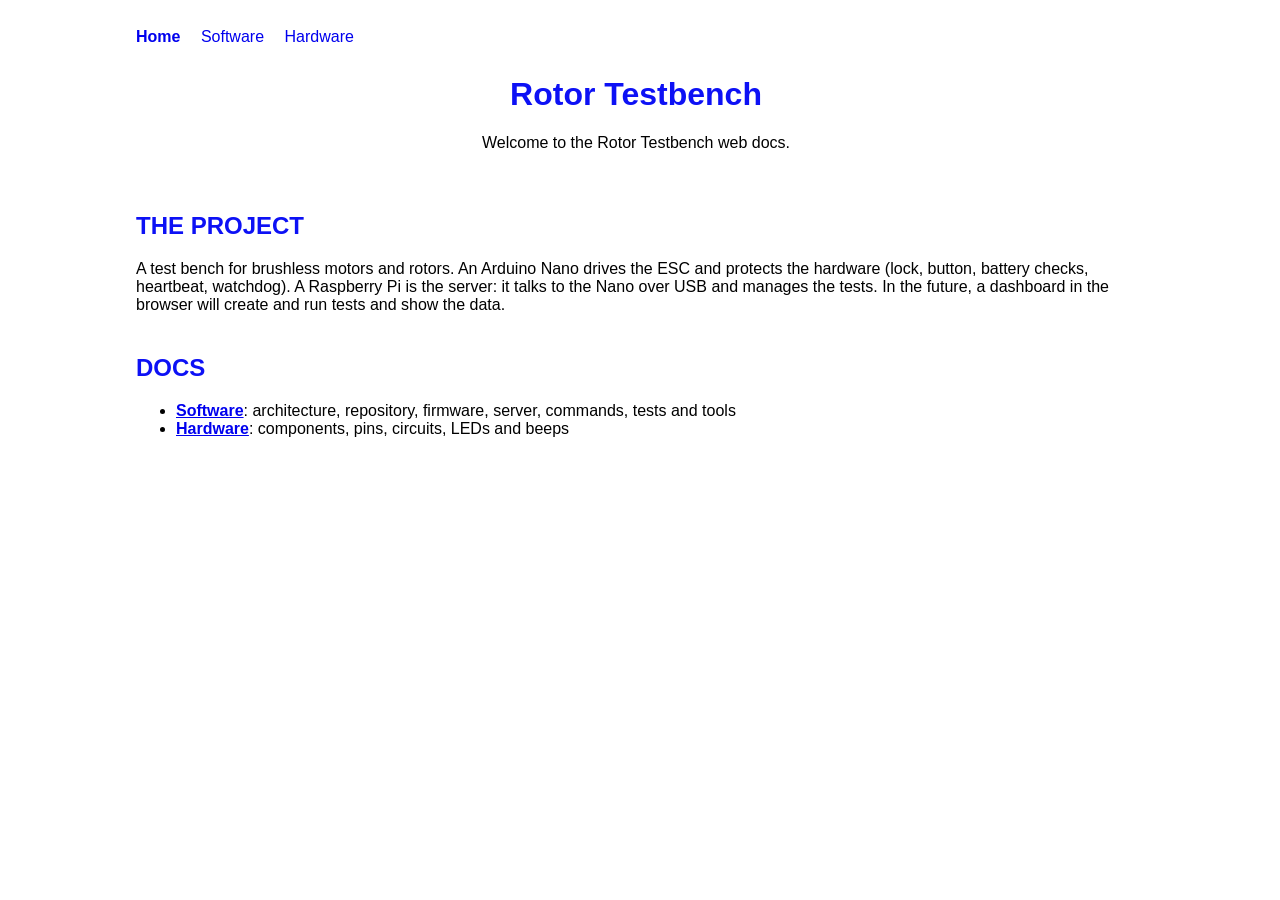
<file: docs/index.html>
<!DOCTYPE html>
<html lang="en">
<head>
    <meta charset="UTF-8">
    <title>Rotor Testbench</title>
    <link rel="stylesheet" href="style.css">
    <style>
        body { margin-left: 0; }          /* a página inicial não tem índice à esquerda */
    </style>
</head>
<body>
    <div class="main_container" style="margin: 0 auto; max-width: 1000px; padding: 20px;">
        <div class="menu">
            <a class="here" href="index.html">Home</a>
            <a href="software.html">Software</a>
            <a href="hardware.html">Hardware</a>
        </div>
        <div class="header" style="text-align: center; margin-bottom: 60px;">
            <h1>Rotor Testbench</h1>
            <p>Welcome to the Rotor Testbench web docs.</p>
        </div>

        <h2>THE PROJECT</h2>
        <p>A test bench for brushless motors and rotors. An Arduino Nano drives the ESC and protects the hardware
        (lock, button, battery checks, heartbeat, watchdog). A Raspberry Pi is the server: it talks to the Nano over USB
        and manages the tests. In the future, a dashboard in the browser will create and run tests and show the data.</p>

        <h2>DOCS</h2>
        <ul>
            <li><a href="software.html"><b>Software</b></a>: architecture, repository, firmware, server, commands, tests and tools</li>
            <li><a href="hardware.html"><b>Hardware</b></a>: components, pins, circuits, LEDs and beeps</li>
        </ul>
    </div>
</body>
</html>
</file>
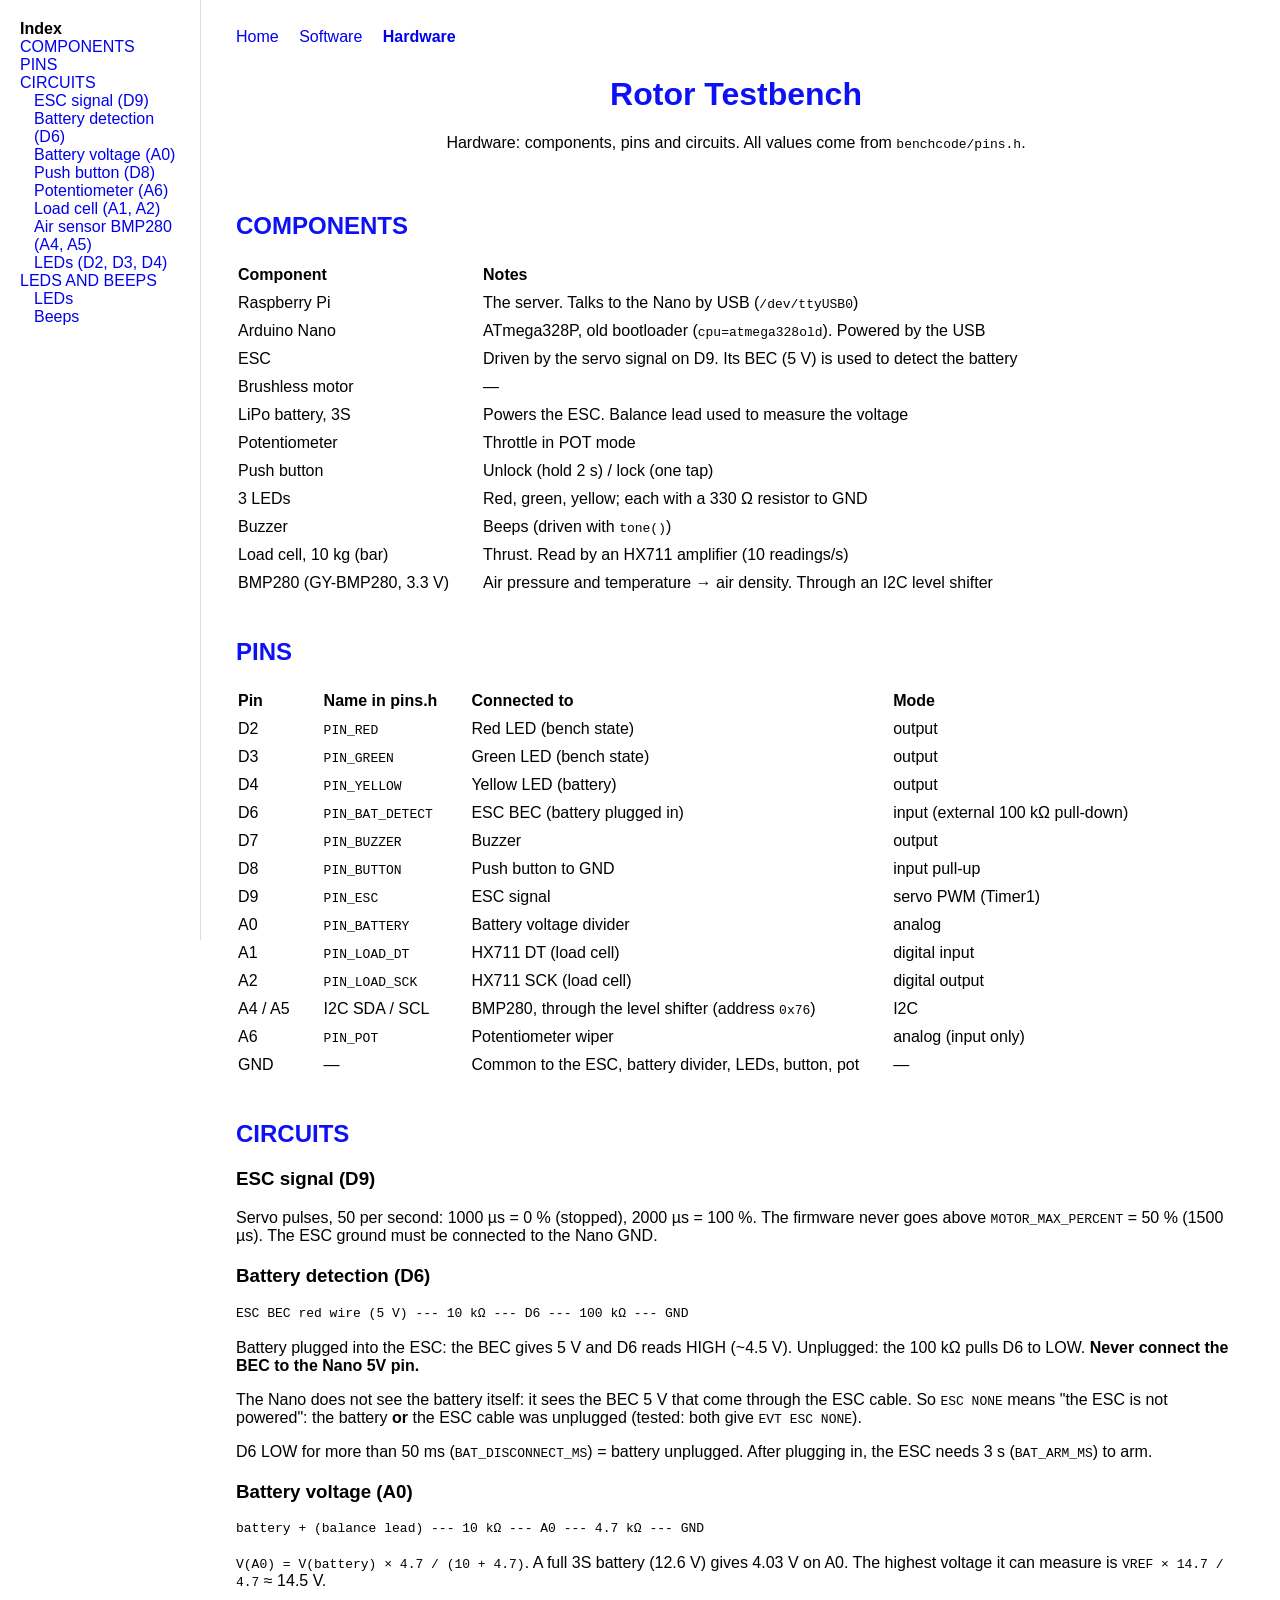
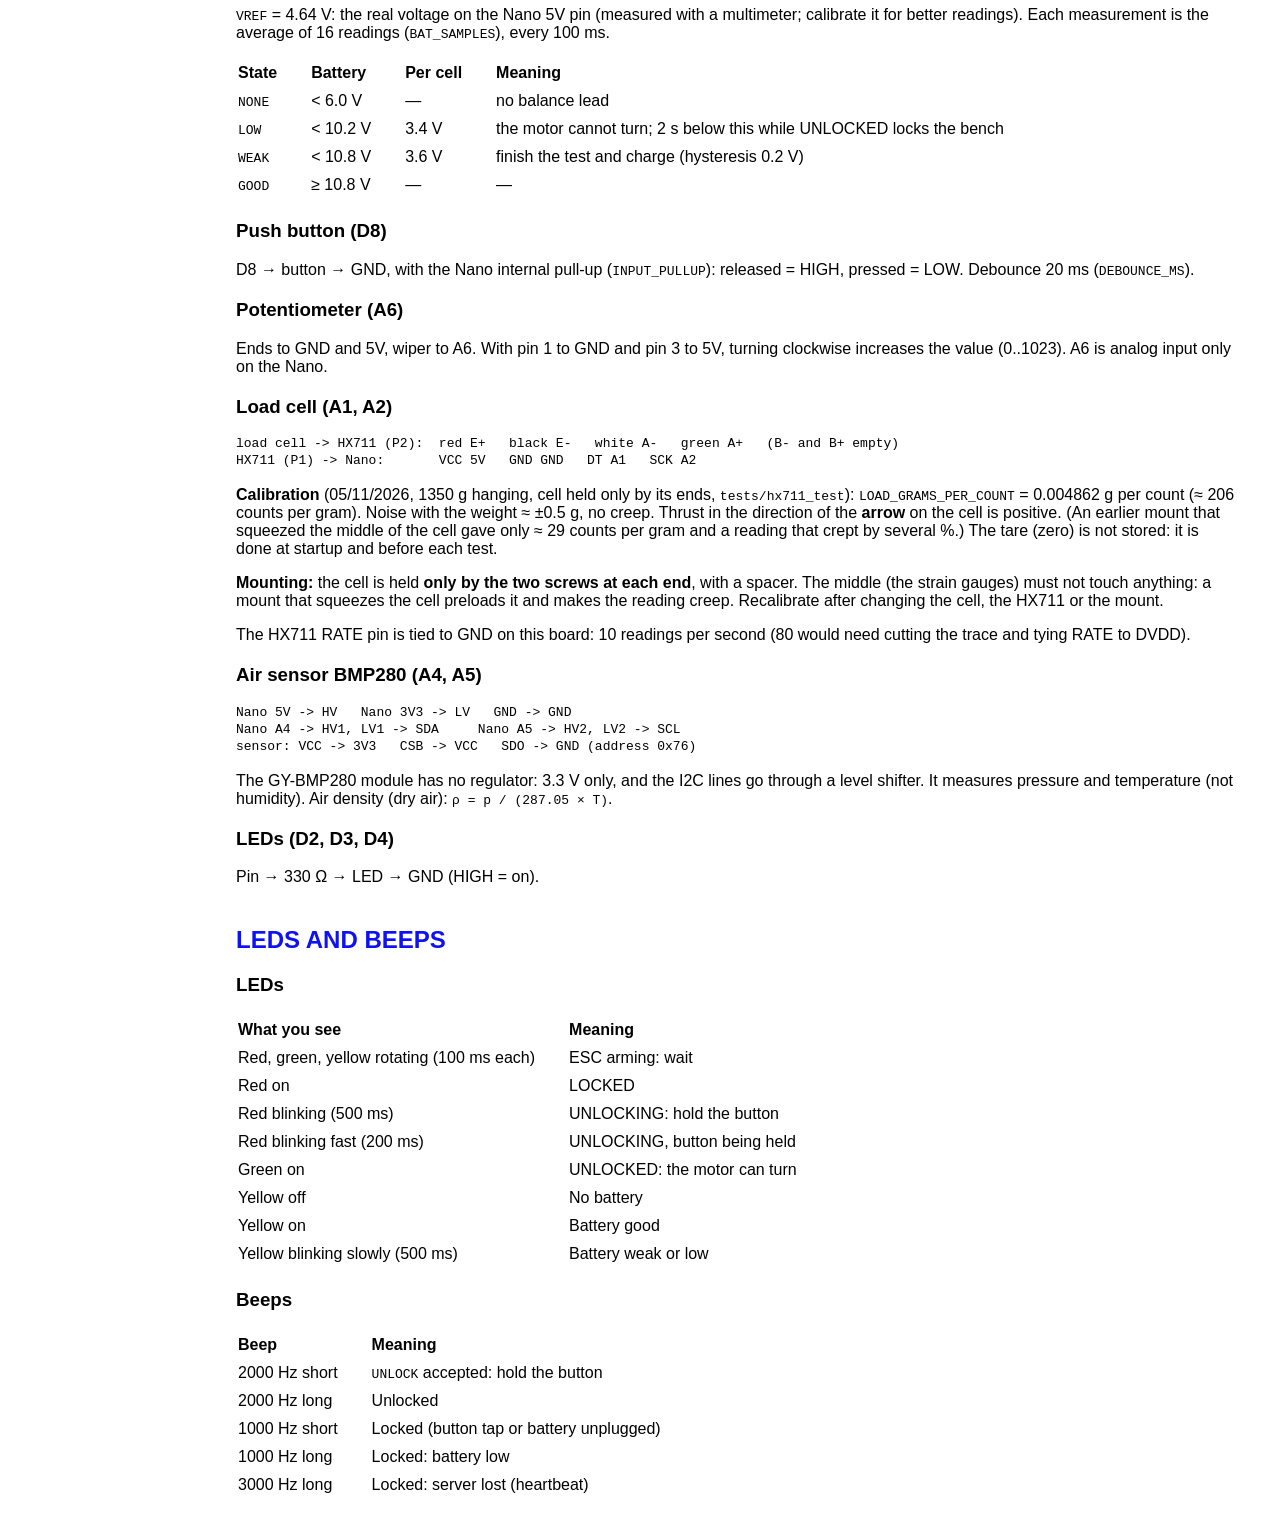
<file: docs/hardware.html>
<!DOCTYPE html>
<html lang="en">
<head>
    <meta charset="UTF-8">
    <title>Rotor Testbench - Hardware</title>
    <link rel="stylesheet" href="style.css">
</head>
<body>
    <nav class="sidebar">
        <b>Index</b>
        <ul id="toc"></ul>
    </nav>
    <div class="main_container" style="margin: 0 auto; max-width: 1000px; padding: 20px;">
        <div class="menu">
            <a href="index.html">Home</a>
            <a href="software.html">Software</a>
            <a class="here" href="hardware.html">Hardware</a>
        </div>
        <div class="header" style="text-align: center; margin-bottom: 60px;">
            <h1>Rotor Testbench</h1>
            <p>Hardware: components, pins and circuits. All values come from <code>benchcode/pins.h</code>.</p>
        </div>

        <h2 id="components">COMPONENTS</h2>
        <table>
            <tr><th>Component</th><th>Notes</th></tr>
            <tr><td>Raspberry Pi</td><td>The server. Talks to the Nano by USB (<code>/dev/ttyUSB0</code>)</td></tr>
            <tr><td>Arduino Nano</td><td>ATmega328P, old bootloader (<code>cpu=atmega328old</code>). Powered by the USB</td></tr>
            <tr><td>ESC</td><td>Driven by the servo signal on D9. Its BEC (5 V) is used to detect the battery</td></tr>
            <tr><td>Brushless motor</td><td>&mdash;</td></tr>
            <tr><td>LiPo battery, 3S</td><td>Powers the ESC. Balance lead used to measure the voltage</td></tr>
            <tr><td>Potentiometer</td><td>Throttle in POT mode</td></tr>
            <tr><td>Push button</td><td>Unlock (hold 2 s) / lock (one tap)</td></tr>
            <tr><td>3 LEDs</td><td>Red, green, yellow; each with a 330 &Omega; resistor to GND</td></tr>
            <tr><td>Buzzer</td><td>Beeps (driven with <code>tone()</code>)</td></tr>
            <tr><td>Load cell, 10 kg (bar)</td><td>Thrust. Read by an HX711 amplifier (10 readings/s)</td></tr>
            <tr><td>BMP280 (GY-BMP280, 3.3 V)</td><td>Air pressure and temperature &rarr; air density. Through an I2C level shifter</td></tr>
        </table>

        <h2 id="pins">PINS</h2>
        <table>
            <tr><th>Pin</th><th>Name in pins.h</th><th>Connected to</th><th>Mode</th></tr>
            <tr><td>D2</td><td><code>PIN_RED</code></td><td>Red LED (bench state)</td><td>output</td></tr>
            <tr><td>D3</td><td><code>PIN_GREEN</code></td><td>Green LED (bench state)</td><td>output</td></tr>
            <tr><td>D4</td><td><code>PIN_YELLOW</code></td><td>Yellow LED (battery)</td><td>output</td></tr>
            <tr><td>D6</td><td><code>PIN_BAT_DETECT</code></td><td>ESC BEC (battery plugged in)</td><td>input (external 100 k&Omega; pull-down)</td></tr>
            <tr><td>D7</td><td><code>PIN_BUZZER</code></td><td>Buzzer</td><td>output</td></tr>
            <tr><td>D8</td><td><code>PIN_BUTTON</code></td><td>Push button to GND</td><td>input pull-up</td></tr>
            <tr><td>D9</td><td><code>PIN_ESC</code></td><td>ESC signal</td><td>servo PWM (Timer1)</td></tr>
            <tr><td>A0</td><td><code>PIN_BATTERY</code></td><td>Battery voltage divider</td><td>analog</td></tr>
            <tr><td>A1</td><td><code>PIN_LOAD_DT</code></td><td>HX711 DT (load cell)</td><td>digital input</td></tr>
            <tr><td>A2</td><td><code>PIN_LOAD_SCK</code></td><td>HX711 SCK (load cell)</td><td>digital output</td></tr>
            <tr><td>A4 / A5</td><td>I2C SDA / SCL</td><td>BMP280, through the level shifter (address <code>0x76</code>)</td><td>I2C</td></tr>
            <tr><td>A6</td><td><code>PIN_POT</code></td><td>Potentiometer wiper</td><td>analog (input only)</td></tr>
            <tr><td>GND</td><td>&mdash;</td><td>Common to the ESC, battery divider, LEDs, button, pot</td><td>&mdash;</td></tr>
        </table>

        <h2 id="circuits">CIRCUITS</h2>

        <h3 id="esc-signal">ESC signal (D9)</h3>
        <p>Servo pulses, 50 per second: 1000 &micro;s = 0 % (stopped), 2000 &micro;s = 100 %. The firmware never goes above
        <code>MOTOR_MAX_PERCENT</code> = 50 % (1500 &micro;s). The ESC ground must be connected to the Nano GND.</p>

        <h3 id="battery-detect">Battery detection (D6)</h3>
<pre>
ESC BEC red wire (5 V) --- 10 k&Omega; --- D6 --- 100 k&Omega; --- GND
</pre>
        <p>Battery plugged into the ESC: the BEC gives 5 V and D6 reads HIGH (~4.5 V). Unplugged: the 100 k&Omega; pulls D6 to LOW.
        <b>Never connect the BEC to the Nano 5V pin.</b></p>
        <p>The Nano does not see the battery itself: it sees the BEC 5 V that come through the ESC cable. So <code>ESC NONE</code>
        means "the ESC is not powered": the battery <b>or</b> the ESC cable was unplugged (tested: both give <code>EVT ESC NONE</code>).</p>
        <p>D6 LOW for more than 50 ms (<code>BAT_DISCONNECT_MS</code>) = battery unplugged. After plugging in, the ESC needs
        3 s (<code>BAT_ARM_MS</code>) to arm.</p>

        <h3 id="battery-voltage">Battery voltage (A0)</h3>
<pre>
battery + (balance lead) --- 10 k&Omega; --- A0 --- 4.7 k&Omega; --- GND
</pre>
        <p><code>V(A0) = V(battery) &times; 4.7 / (10 + 4.7)</code>. A full 3S battery (12.6 V) gives 4.03 V on A0.
        The highest voltage it can measure is <code>VREF &times; 14.7 / 4.7</code> &asymp; 14.5 V.</p>
        <p><code>VREF</code> = 4.64 V: the real voltage on the Nano 5V pin (measured with a multimeter; calibrate it for better readings).
        Each measurement is the average of 16 readings (<code>BAT_SAMPLES</code>), every 100 ms.</p>
        <table>
            <tr><th>State</th><th>Battery</th><th>Per cell</th><th>Meaning</th></tr>
            <tr><td><code>NONE</code></td><td>&lt; 6.0 V</td><td>&mdash;</td><td>no balance lead</td></tr>
            <tr><td><code>LOW</code></td><td>&lt; 10.2 V</td><td>3.4 V</td><td>the motor cannot turn; 2 s below this while UNLOCKED locks the bench</td></tr>
            <tr><td><code>WEAK</code></td><td>&lt; 10.8 V</td><td>3.6 V</td><td>finish the test and charge (hysteresis 0.2 V)</td></tr>
            <tr><td><code>GOOD</code></td><td>&ge; 10.8 V</td><td>&mdash;</td><td>&mdash;</td></tr>
        </table>

        <h3 id="button">Push button (D8)</h3>
        <p>D8 &rarr; button &rarr; GND, with the Nano internal pull-up (<code>INPUT_PULLUP</code>): released = HIGH, pressed = LOW.
        Debounce 20 ms (<code>DEBOUNCE_MS</code>).</p>

        <h3 id="pot">Potentiometer (A6)</h3>
        <p>Ends to GND and 5V, wiper to A6. With pin 1 to GND and pin 3 to 5V, turning clockwise increases the value (0..1023).
        A6 is analog input only on the Nano.</p>

        <h3 id="load-cell">Load cell (A1, A2)</h3>
<pre>
load cell -&gt; HX711 (P2):  red E+   black E-   white A-   green A+   (B- and B+ empty)
HX711 (P1) -&gt; Nano:       VCC 5V   GND GND   DT A1   SCK A2
</pre>
        <p><b>Calibration</b> (05/11/2026, 1350 g hanging, cell held only by its ends, <code>tests/hx711_test</code>):
        <code>LOAD_GRAMS_PER_COUNT</code> = 0.004862 g per count (&asymp; 206 counts per gram). Noise with the weight &asymp; &plusmn;0.5 g, no creep.
        Thrust in the direction of the <b>arrow</b> on the cell is positive.
        (An earlier mount that squeezed the middle of the cell gave only &asymp; 29 counts per gram and a reading that crept by several %.)
        The tare (zero) is not stored: it is done at startup and before each test.</p>
        <p><b>Mounting:</b> the cell is held <b>only by the two screws at each end</b>, with a spacer. The middle (the strain gauges) must not touch anything:
        a mount that squeezes the cell preloads it and makes the reading creep. Recalibrate after changing the cell, the HX711 or the mount.</p>
        <p>The HX711 RATE pin is tied to GND on this board: 10 readings per second (80 would need cutting the trace and tying RATE to DVDD).</p>

        <h3 id="air">Air sensor BMP280 (A4, A5)</h3>
<pre>
Nano 5V -&gt; HV   Nano 3V3 -&gt; LV   GND -&gt; GND
Nano A4 -&gt; HV1, LV1 -&gt; SDA     Nano A5 -&gt; HV2, LV2 -&gt; SCL
sensor: VCC -&gt; 3V3   CSB -&gt; VCC   SDO -&gt; GND (address 0x76)
</pre>
        <p>The GY-BMP280 module has no regulator: 3.3 V only, and the I2C lines go through a level shifter. It measures pressure and temperature
        (not humidity). Air density (dry air): <code>&rho; = p / (287.05 &times; T)</code>.</p>

        <h3 id="leds">LEDs (D2, D3, D4)</h3>
        <p>Pin &rarr; 330 &Omega; &rarr; LED &rarr; GND (HIGH = on).</p>

        <h2 id="indicators">LEDS AND BEEPS</h2>
        <h3 id="led-meaning">LEDs</h3>
        <table>
            <tr><th>What you see</th><th>Meaning</th></tr>
            <tr><td>Red, green, yellow rotating (100 ms each)</td><td>ESC arming: wait</td></tr>
            <tr><td>Red on</td><td>LOCKED</td></tr>
            <tr><td>Red blinking (500 ms)</td><td>UNLOCKING: hold the button</td></tr>
            <tr><td>Red blinking fast (200 ms)</td><td>UNLOCKING, button being held</td></tr>
            <tr><td>Green on</td><td>UNLOCKED: the motor can turn</td></tr>
            <tr><td>Yellow off</td><td>No battery</td></tr>
            <tr><td>Yellow on</td><td>Battery good</td></tr>
            <tr><td>Yellow blinking slowly (500 ms)</td><td>Battery weak or low</td></tr>
        </table>
        <h3 id="beeps">Beeps</h3>
        <table>
            <tr><th>Beep</th><th>Meaning</th></tr>
            <tr><td>2000 Hz short</td><td><code>UNLOCK</code> accepted: hold the button</td></tr>
            <tr><td>2000 Hz long</td><td>Unlocked</td></tr>
            <tr><td>1000 Hz short</td><td>Locked (button tap or battery unplugged)</td></tr>
            <tr><td>1000 Hz long</td><td>Locked: battery low</td></tr>
            <tr><td>3000 Hz long</td><td>Locked: server lost (heartbeat)</td></tr>
        </table>
    </div>
    <script src="toc.js"></script>
</body>
</html>
</file>
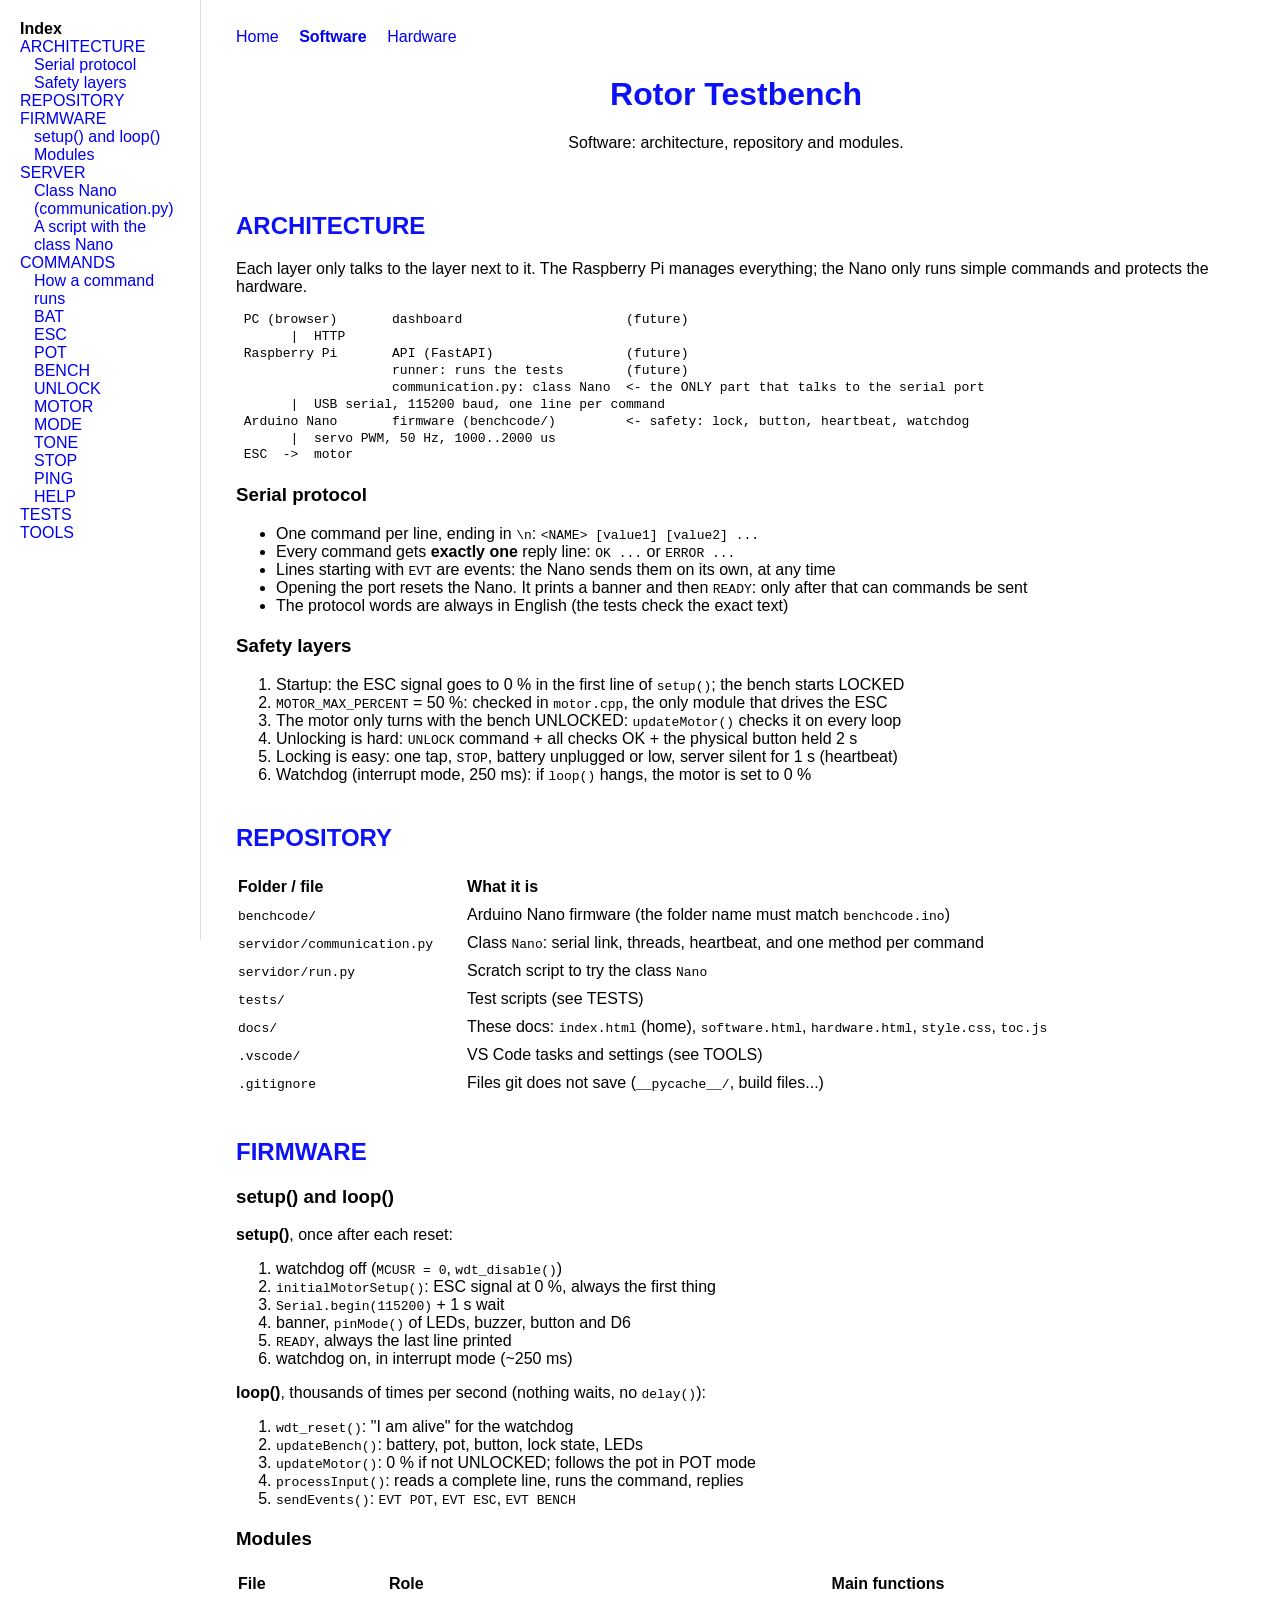
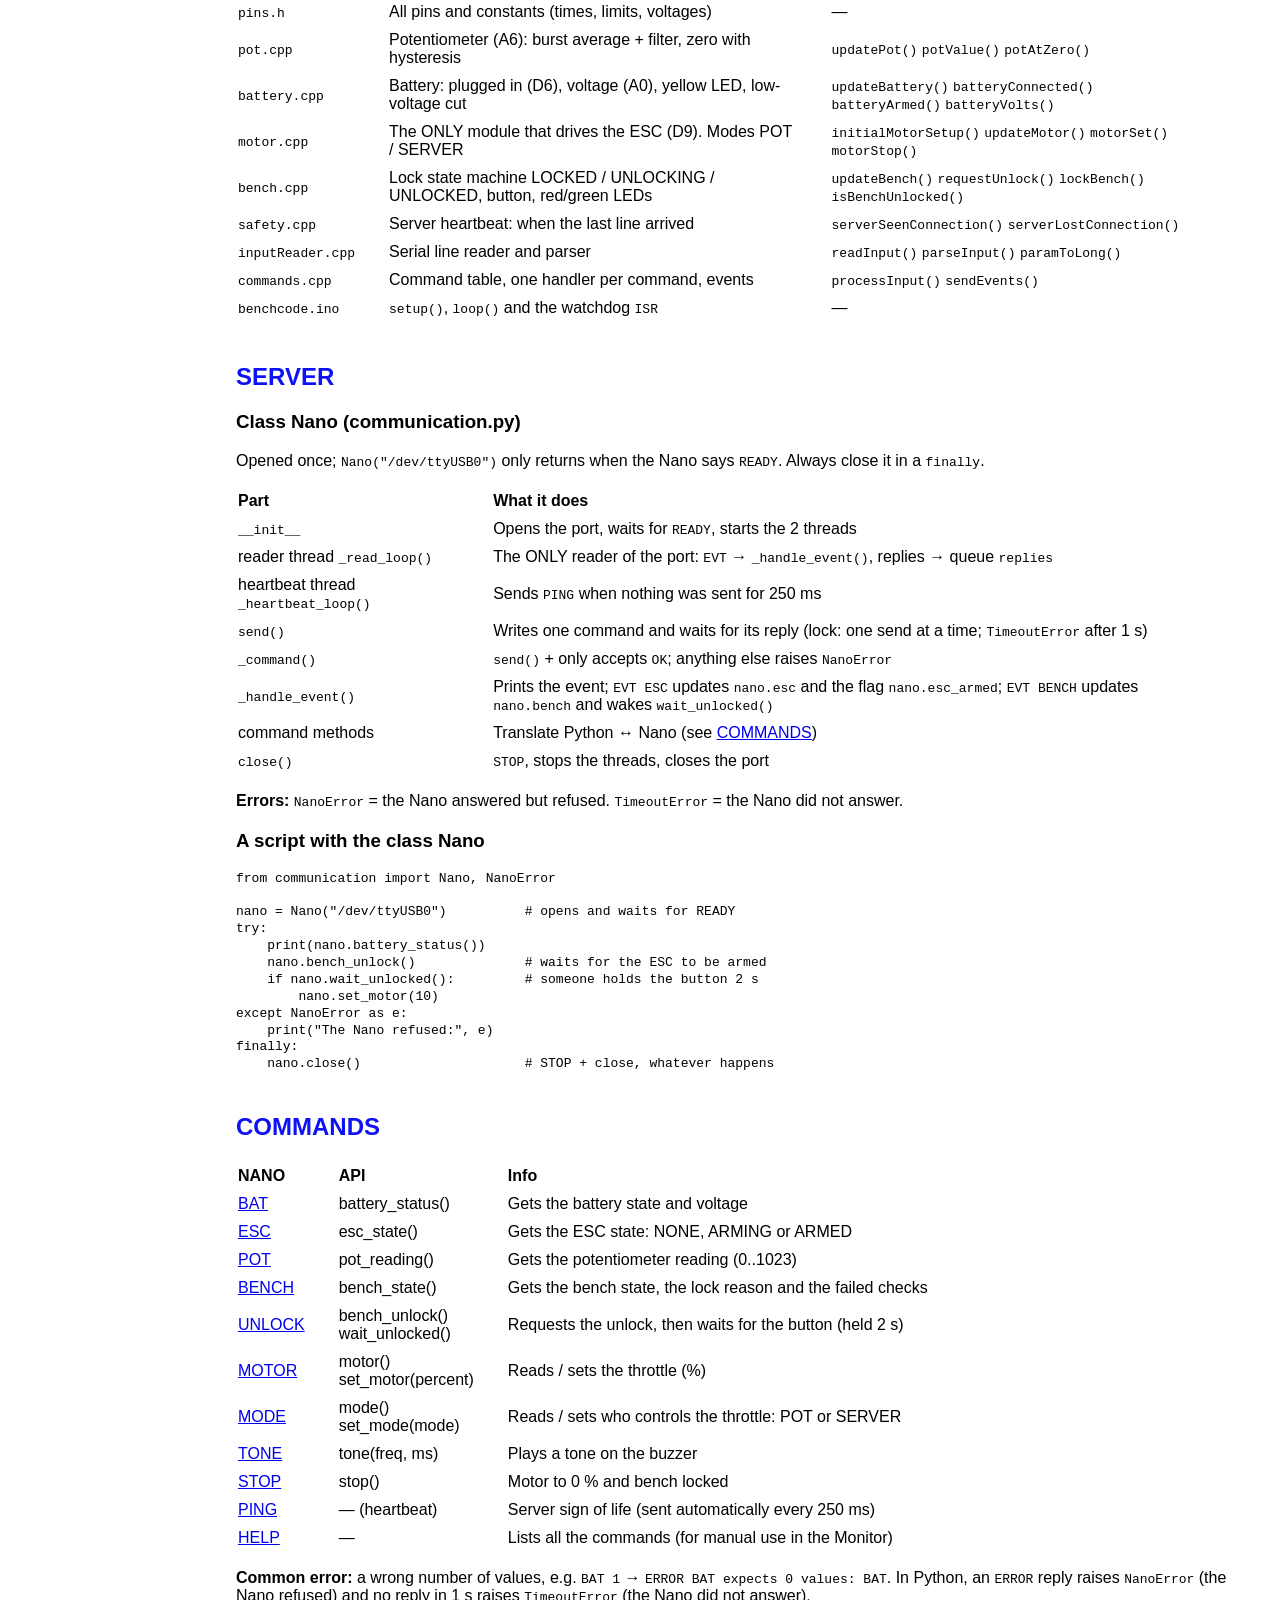
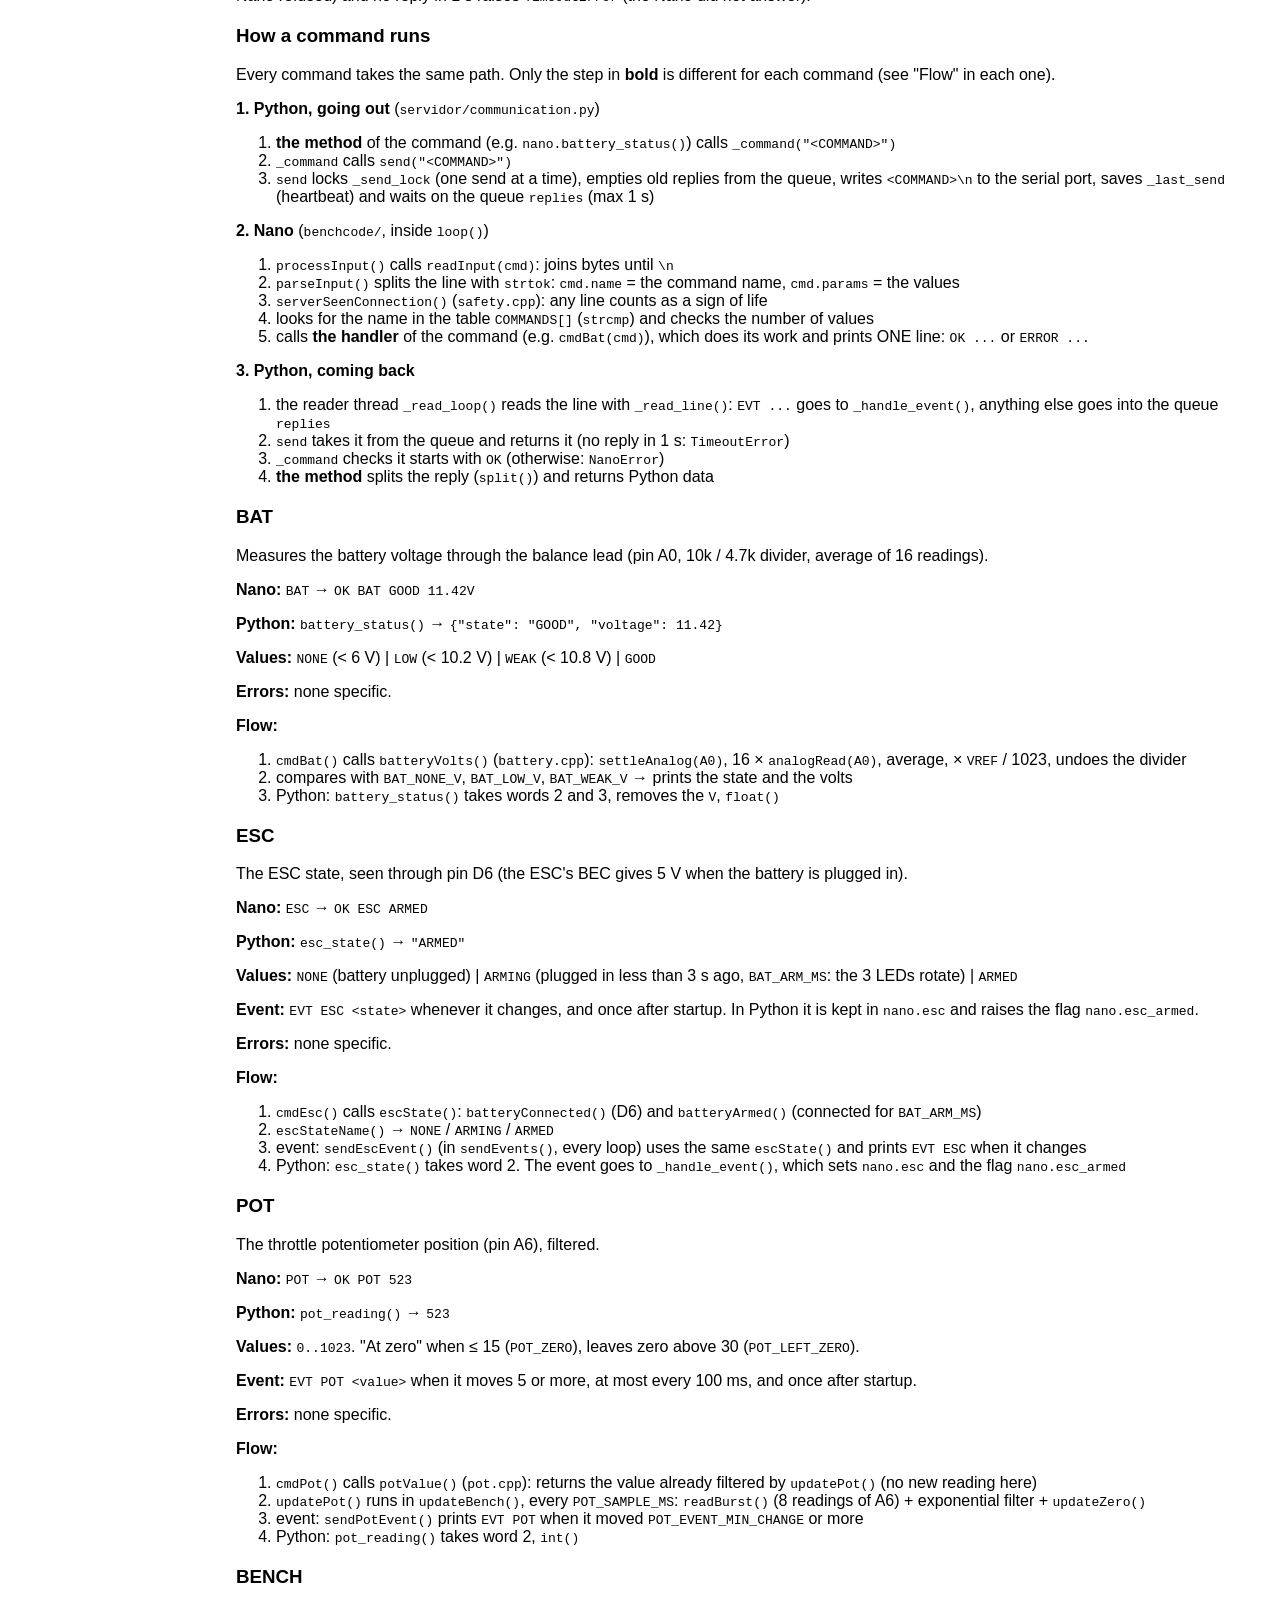
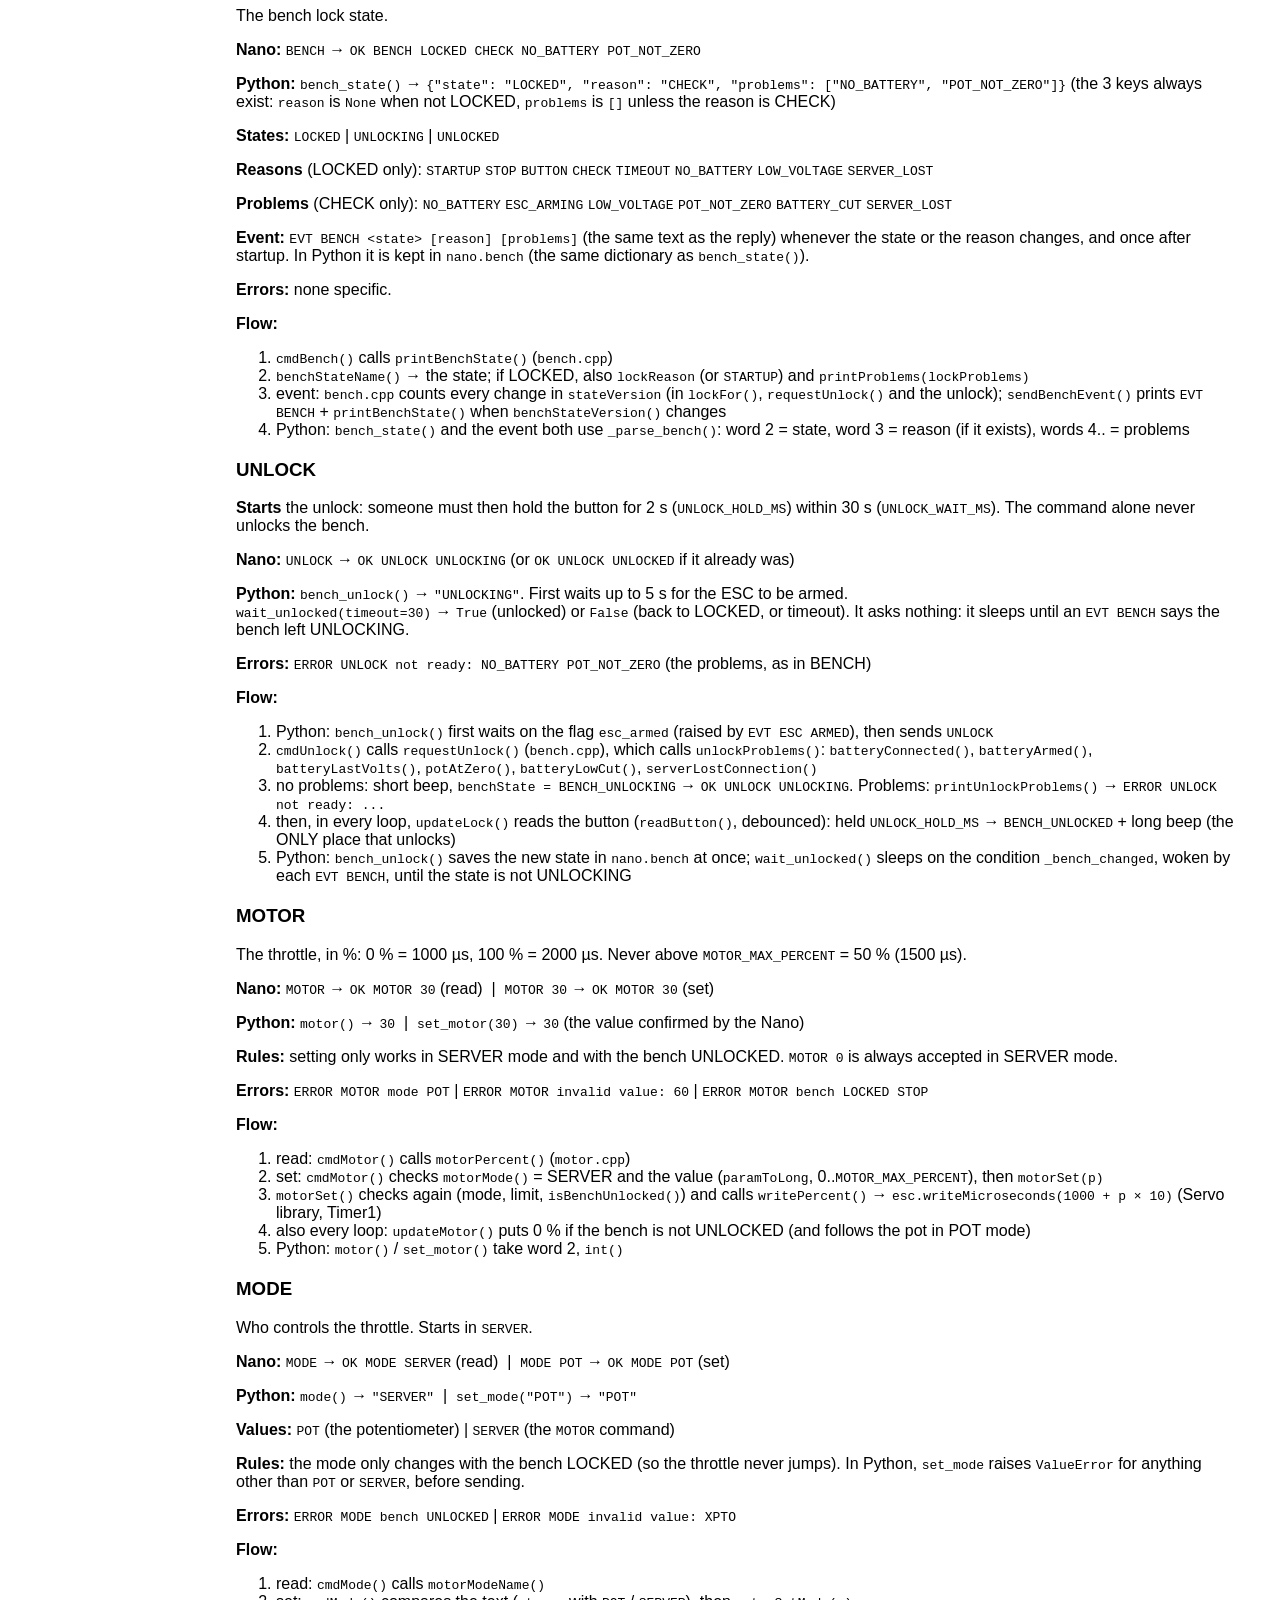
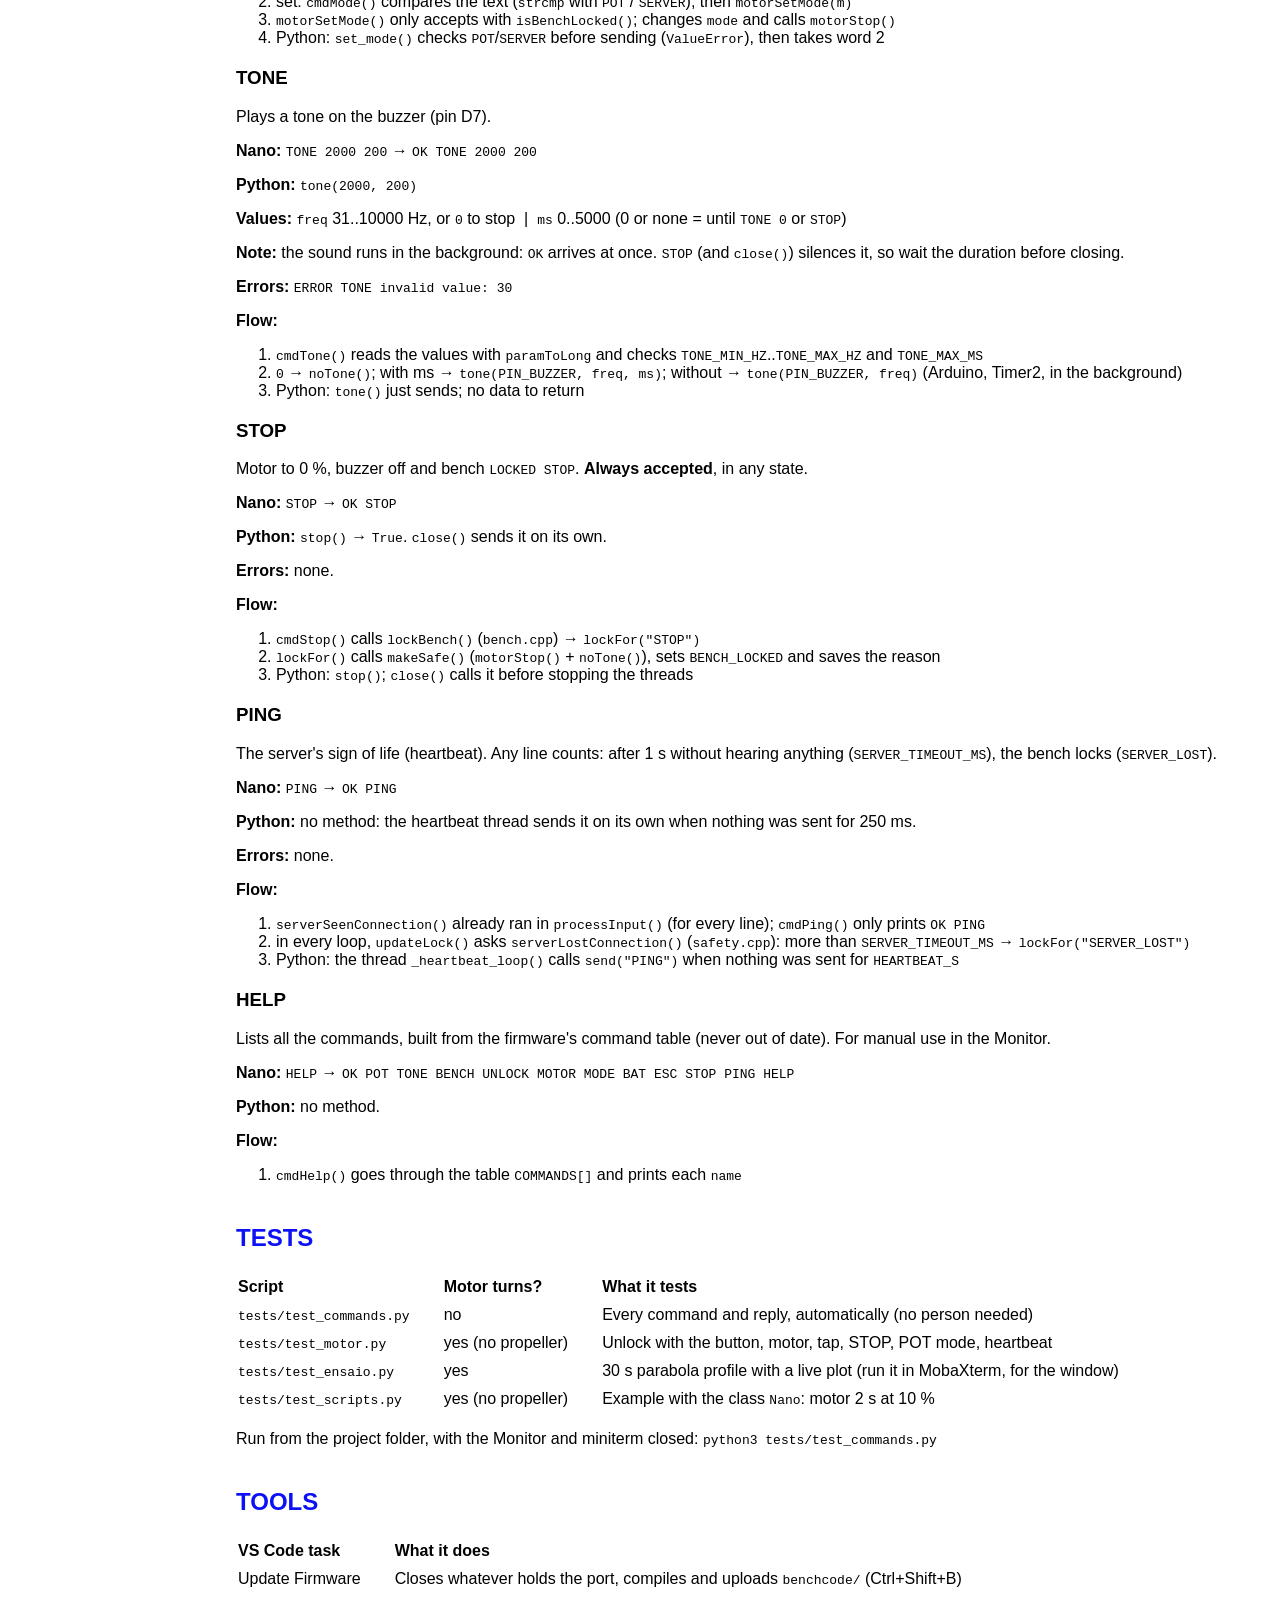
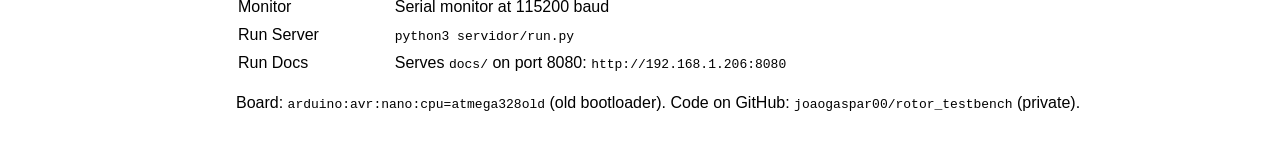
<file: docs/software.html>
<!DOCTYPE html>
<html lang="en">
<head>
    <meta charset="UTF-8">
    <title>Rotor Testbench - Software</title>
    <link rel="stylesheet" href="style.css">
</head>
<body>
    <nav class="sidebar">
        <b>Index</b>
        <ul id="toc"></ul>
    </nav>
    <div class="main_container" style="margin: 0 auto; max-width: 1000px; padding: 20px;">
        <div class="menu">
            <a href="index.html">Home</a>
            <a class="here" href="software.html">Software</a>
            <a href="hardware.html">Hardware</a>
        </div>
        <div class="header" style="text-align: center; margin-bottom: 60px;">
            <h1>Rotor Testbench</h1>
            <p>Software: architecture, repository and modules.</p>
        </div>

        <h2 id="architecture">ARCHITECTURE</h2>
        <p>Each layer only talks to the layer next to it. The Raspberry Pi manages everything; the Nano only runs simple commands and protects the hardware.</p>
<pre>
 PC (browser)       dashboard                     (future)
       |  HTTP
 Raspberry Pi       API (FastAPI)                 (future)
                    runner: runs the tests        (future)
                    communication.py: class Nano  &lt;- the ONLY part that talks to the serial port
       |  USB serial, 115200 baud, one line per command
 Arduino Nano       firmware (benchcode/)         &lt;- safety: lock, button, heartbeat, watchdog
       |  servo PWM, 50 Hz, 1000..2000 us
 ESC  -&gt;  motor
</pre>

        <h3 id="protocol">Serial protocol</h3>
        <ul>
            <li>One command per line, ending in <code>\n</code>: <code>&lt;NAME&gt; [value1] [value2] ...</code></li>
            <li>Every command gets <b>exactly one</b> reply line: <code>OK ...</code> or <code>ERROR ...</code></li>
            <li>Lines starting with <code>EVT</code> are events: the Nano sends them on its own, at any time</li>
            <li>Opening the port resets the Nano. It prints a banner and then <code>READY</code>: only after that can commands be sent</li>
            <li>The protocol words are always in English (the tests check the exact text)</li>
        </ul>

        <h3 id="safety">Safety layers</h3>
        <ol>
            <li>Startup: the ESC signal goes to 0 % in the first line of <code>setup()</code>; the bench starts LOCKED</li>
            <li><code>MOTOR_MAX_PERCENT</code> = 50 %: checked in <code>motor.cpp</code>, the only module that drives the ESC</li>
            <li>The motor only turns with the bench UNLOCKED: <code>updateMotor()</code> checks it on every loop</li>
            <li>Unlocking is hard: <code>UNLOCK</code> command + all checks OK + the physical button held 2 s</li>
            <li>Locking is easy: one tap, <code>STOP</code>, battery unplugged or low, server silent for 1 s (heartbeat)</li>
            <li>Watchdog (interrupt mode, 250 ms): if <code>loop()</code> hangs, the motor is set to 0 %</li>
        </ol>

        <h2 id="repository">REPOSITORY</h2>
        <table>
            <tr><th>Folder / file</th><th>What it is</th></tr>
            <tr><td><code>benchcode/</code></td><td>Arduino Nano firmware (the folder name must match <code>benchcode.ino</code>)</td></tr>
            <tr><td><code>servidor/communication.py</code></td><td>Class <code>Nano</code>: serial link, threads, heartbeat, and one method per command</td></tr>
            <tr><td><code>servidor/run.py</code></td><td>Scratch script to try the class <code>Nano</code></td></tr>
            <tr><td><code>tests/</code></td><td>Test scripts (see TESTS)</td></tr>
            <tr><td><code>docs/</code></td><td>These docs: <code>index.html</code> (home), <code>software.html</code>, <code>hardware.html</code>, <code>style.css</code>, <code>toc.js</code></td></tr>
            <tr><td><code>.vscode/</code></td><td>VS Code tasks and settings (see TOOLS)</td></tr>
            <tr><td><code>.gitignore</code></td><td>Files git does not save (<code>__pycache__/</code>, build files...)</td></tr>
        </table>

        <h2 id="firmware">FIRMWARE</h2>
        <h3 id="loop">setup() and loop()</h3>
        <p><b>setup()</b>, once after each reset:</p>
        <ol>
            <li>watchdog off (<code>MCUSR = 0</code>, <code>wdt_disable()</code>)</li>
            <li><code>initialMotorSetup()</code>: ESC signal at 0 %, always the first thing</li>
            <li><code>Serial.begin(115200)</code> + 1 s wait</li>
            <li>banner, <code>pinMode()</code> of LEDs, buzzer, button and D6</li>
            <li><code>READY</code>, always the last line printed</li>
            <li>watchdog on, in interrupt mode (~250 ms)</li>
        </ol>
        <p><b>loop()</b>, thousands of times per second (nothing waits, no <code>delay()</code>):</p>
        <ol>
            <li><code>wdt_reset()</code>: "I am alive" for the watchdog</li>
            <li><code>updateBench()</code>: battery, pot, button, lock state, LEDs</li>
            <li><code>updateMotor()</code>: 0 % if not UNLOCKED; follows the pot in POT mode</li>
            <li><code>processInput()</code>: reads a complete line, runs the command, replies</li>
            <li><code>sendEvents()</code>: <code>EVT POT</code>, <code>EVT ESC</code>, <code>EVT BENCH</code></li>
        </ol>

        <h3 id="modules">Modules</h3>
        <table>
            <tr><th>File</th><th>Role</th><th>Main functions</th></tr>
            <tr><td><code>pins.h</code></td><td>All pins and constants (times, limits, voltages)</td><td>&mdash;</td></tr>
            <tr><td><code>pot.cpp</code></td><td>Potentiometer (A6): burst average + filter, zero with hysteresis</td><td><code>updatePot()</code> <code>potValue()</code> <code>potAtZero()</code></td></tr>
            <tr><td><code>battery.cpp</code></td><td>Battery: plugged in (D6), voltage (A0), yellow LED, low-voltage cut</td><td><code>updateBattery()</code> <code>batteryConnected()</code> <code>batteryArmed()</code> <code>batteryVolts()</code></td></tr>
            <tr><td><code>motor.cpp</code></td><td>The ONLY module that drives the ESC (D9). Modes POT / SERVER</td><td><code>initialMotorSetup()</code> <code>updateMotor()</code> <code>motorSet()</code> <code>motorStop()</code></td></tr>
            <tr><td><code>bench.cpp</code></td><td>Lock state machine LOCKED / UNLOCKING / UNLOCKED, button, red/green LEDs</td><td><code>updateBench()</code> <code>requestUnlock()</code> <code>lockBench()</code> <code>isBenchUnlocked()</code></td></tr>
            <tr><td><code>safety.cpp</code></td><td>Server heartbeat: when the last line arrived</td><td><code>serverSeenConnection()</code> <code>serverLostConnection()</code></td></tr>
            <tr><td><code>inputReader.cpp</code></td><td>Serial line reader and parser</td><td><code>readInput()</code> <code>parseInput()</code> <code>paramToLong()</code></td></tr>
            <tr><td><code>commands.cpp</code></td><td>Command table, one handler per command, events</td><td><code>processInput()</code> <code>sendEvents()</code></td></tr>
            <tr><td><code>benchcode.ino</code></td><td><code>setup()</code>, <code>loop()</code> and the watchdog <code>ISR</code></td><td>&mdash;</td></tr>
        </table>

        <h2 id="server">SERVER</h2>
        <h3 id="nano-class">Class Nano (communication.py)</h3>
        <p>Opened once; <code>Nano("/dev/ttyUSB0")</code> only returns when the Nano says <code>READY</code>. Always close it in a <code>finally</code>.</p>
        <table>
            <tr><th>Part</th><th>What it does</th></tr>
            <tr><td><code>__init__</code></td><td>Opens the port, waits for <code>READY</code>, starts the 2 threads</td></tr>
            <tr><td>reader thread <code>_read_loop()</code></td><td>The ONLY reader of the port: <code>EVT</code> &rarr; <code>_handle_event()</code>, replies &rarr; queue <code>replies</code></td></tr>
            <tr><td>heartbeat thread <code>_heartbeat_loop()</code></td><td>Sends <code>PING</code> when nothing was sent for 250 ms</td></tr>
            <tr><td><code>send()</code></td><td>Writes one command and waits for its reply (lock: one send at a time; <code>TimeoutError</code> after 1 s)</td></tr>
            <tr><td><code>_command()</code></td><td><code>send()</code> + only accepts <code>OK</code>; anything else raises <code>NanoError</code></td></tr>
            <tr><td><code>_handle_event()</code></td><td>Prints the event; <code>EVT ESC</code> updates <code>nano.esc</code> and the flag <code>nano.esc_armed</code>; <code>EVT BENCH</code> updates <code>nano.bench</code> and wakes <code>wait_unlocked()</code></td></tr>
            <tr><td>command methods</td><td>Translate Python &harr; Nano (see <a href="#commands">COMMANDS</a>)</td></tr>
            <tr><td><code>close()</code></td><td><code>STOP</code>, stops the threads, closes the port</td></tr>
        </table>
        <p><b>Errors:</b> <code>NanoError</code> = the Nano answered but refused. <code>TimeoutError</code> = the Nano did not answer.</p>

        <h3 id="script">A script with the class Nano</h3>
<pre>
from communication import Nano, NanoError

nano = Nano("/dev/ttyUSB0")          # opens and waits for READY
try:
    print(nano.battery_status())
    nano.bench_unlock()              # waits for the ESC to be armed
    if nano.wait_unlocked():         # someone holds the button 2 s
        nano.set_motor(10)
except NanoError as e:
    print("The Nano refused:", e)
finally:
    nano.close()                     # STOP + close, whatever happens
</pre>

        <h2 id="commands">COMMANDS</h2>

        <table>
            <tr>
                <th>NANO</th>
                <th>API</th>
                <th>Info</th>
            </tr>
            <tr>
                <td><a href="#BAT">BAT</a></td>
                <td>battery_status()</td>
                <td>Gets the battery state and voltage</td>
            </tr>
            <tr>
                <td><a href="#ESC">ESC</a></td>
                <td>esc_state()</td>
                <td>Gets the ESC state: NONE, ARMING or ARMED</td>
            </tr>
            <tr>
                <td><a href="#POT">POT</a></td>
                <td>pot_reading()</td>
                <td>Gets the potentiometer reading (0..1023)</td>
            </tr>
            <tr>
                <td><a href="#BENCH">BENCH</a></td>
                <td>bench_state()</td>
                <td>Gets the bench state, the lock reason and the failed checks</td>
            </tr>
            <tr>
                <td><a href="#UNLOCK">UNLOCK</a></td>
                <td>bench_unlock()<br>wait_unlocked()</td>
                <td>Requests the unlock, then waits for the button (held 2 s)</td>
            </tr>
            <tr>
                <td><a href="#MOTOR">MOTOR</a></td>
                <td>motor()<br>set_motor(percent)</td>
                <td>Reads / sets the throttle (%)</td>
            </tr>
            <tr>
                <td><a href="#MODE">MODE</a></td>
                <td>mode()<br>set_mode(mode)</td>
                <td>Reads / sets who controls the throttle: POT or SERVER</td>
            </tr>
            <tr>
                <td><a href="#TONE">TONE</a></td>
                <td>tone(freq, ms)</td>
                <td>Plays a tone on the buzzer</td>
            </tr>
            <tr>
                <td><a href="#STOP">STOP</a></td>
                <td>stop()</td>
                <td>Motor to 0 % and bench locked</td>
            </tr>
            <tr>
                <td><a href="#PING">PING</a></td>
                <td>&mdash; (heartbeat)</td>
                <td>Server sign of life (sent automatically every 250 ms)</td>
            </tr>
            <tr>
                <td><a href="#HELP">HELP</a></td>
                <td>&mdash;</td>
                <td>Lists all the commands (for manual use in the Monitor)</td>
            </tr>
        </table>

        

        <p><b>Common error:</b> a wrong number of values, e.g. <code>BAT 1</code> &rarr; <code>ERROR BAT expects 0 values: BAT</code>.
        In Python, an <code>ERROR</code> reply raises <code>NanoError</code> (the Nano refused) and no reply in 1 s raises <code>TimeoutError</code> (the Nano did not answer).</p>

        <h3 id="flow">How a command runs</h3>
        <p>Every command takes the same path. Only the step in <b>bold</b> is different for each command (see "Flow" in each one).</p>
        <p><b>1. Python, going out</b> (<code>servidor/communication.py</code>)</p>
        <ol>
            <li><b>the method</b> of the command (e.g. <code>nano.battery_status()</code>) calls <code>_command("&lt;COMMAND&gt;")</code></li>
            <li><code>_command</code> calls <code>send("&lt;COMMAND&gt;")</code></li>
            <li><code>send</code> locks <code>_send_lock</code> (one send at a time), empties old replies from the queue, writes <code>&lt;COMMAND&gt;\n</code> to the serial port, saves <code>_last_send</code> (heartbeat) and waits on the queue <code>replies</code> (max 1 s)</li>
        </ol>
        <p><b>2. Nano</b> (<code>benchcode/</code>, inside <code>loop()</code>)</p>
        <ol>
            <li><code>processInput()</code> calls <code>readInput(cmd)</code>: joins bytes until <code>\n</code></li>
            <li><code>parseInput()</code> splits the line with <code>strtok</code>: <code>cmd.name</code> = the command name, <code>cmd.params</code> = the values</li>
            <li><code>serverSeenConnection()</code> (<code>safety.cpp</code>): any line counts as a sign of life</li>
            <li>looks for the name in the table <code>COMMANDS[]</code> (<code>strcmp</code>) and checks the number of values</li>
            <li>calls <b>the handler</b> of the command (e.g. <code>cmdBat(cmd)</code>), which does its work and prints ONE line: <code>OK ...</code> or <code>ERROR ...</code></li>
        </ol>
        <p><b>3. Python, coming back</b></p>
        <ol>
            <li>the reader thread <code>_read_loop()</code> reads the line with <code>_read_line()</code>: <code>EVT ...</code> goes to <code>_handle_event()</code>, anything else goes into the queue <code>replies</code></li>
            <li><code>send</code> takes it from the queue and returns it (no reply in 1 s: <code>TimeoutError</code>)</li>
            <li><code>_command</code> checks it starts with <code>OK</code> (otherwise: <code>NanoError</code>)</li>
            <li><b>the method</b> splits the reply (<code>split()</code>) and returns Python data</li>
        </ol>

        <h3 id="BAT">BAT</h3>
        <p>Measures the battery voltage through the balance lead (pin A0, 10k / 4.7k divider, average of 16 readings).</p>
        <p><b>Nano:</b> <code>BAT</code> &rarr; <code>OK BAT GOOD 11.42V</code></p>
        <p><b>Python:</b> <code>battery_status()</code> &rarr; <code>{"state": "GOOD", "voltage": 11.42}</code></p>
        <p><b>Values:</b> <code>NONE</code> (&lt; 6 V) | <code>LOW</code> (&lt; 10.2 V) | <code>WEAK</code> (&lt; 10.8 V) | <code>GOOD</code></p>
        <p><b>Errors:</b> none specific.</p>
        <p><b>Flow:</b></p>
        <ol>
            <li><code>cmdBat()</code> calls <code>batteryVolts()</code> (<code>battery.cpp</code>): <code>settleAnalog(A0)</code>, 16 &times; <code>analogRead(A0)</code>, average, &times; <code>VREF</code> / 1023, undoes the divider</li>
            <li>compares with <code>BAT_NONE_V</code>, <code>BAT_LOW_V</code>, <code>BAT_WEAK_V</code> &rarr; prints the state and the volts</li>
            <li>Python: <code>battery_status()</code> takes words 2 and 3, removes the <code>V</code>, <code>float()</code></li>
        </ol>

        <h3 id="ESC">ESC</h3>
        <p>The ESC state, seen through pin D6 (the ESC's BEC gives 5 V when the battery is plugged in).</p>
        <p><b>Nano:</b> <code>ESC</code> &rarr; <code>OK ESC ARMED</code></p>
        <p><b>Python:</b> <code>esc_state()</code> &rarr; <code>"ARMED"</code></p>
        <p><b>Values:</b> <code>NONE</code> (battery unplugged) | <code>ARMING</code> (plugged in less than 3 s ago, <code>BAT_ARM_MS</code>: the 3 LEDs rotate) | <code>ARMED</code></p>
        <p><b>Event:</b> <code>EVT ESC &lt;state&gt;</code> whenever it changes, and once after startup.
        In Python it is kept in <code>nano.esc</code> and raises the flag <code>nano.esc_armed</code>.</p>
        <p><b>Errors:</b> none specific.</p>
        <p><b>Flow:</b></p>
        <ol>
            <li><code>cmdEsc()</code> calls <code>escState()</code>: <code>batteryConnected()</code> (D6) and <code>batteryArmed()</code> (connected for <code>BAT_ARM_MS</code>)</li>
            <li><code>escStateName()</code> &rarr; <code>NONE</code> / <code>ARMING</code> / <code>ARMED</code></li>
            <li>event: <code>sendEscEvent()</code> (in <code>sendEvents()</code>, every loop) uses the same <code>escState()</code> and prints <code>EVT ESC</code> when it changes</li>
            <li>Python: <code>esc_state()</code> takes word 2. The event goes to <code>_handle_event()</code>, which sets <code>nano.esc</code> and the flag <code>nano.esc_armed</code></li>
        </ol>

        <h3 id="POT">POT</h3>
        <p>The throttle potentiometer position (pin A6), filtered.</p>
        <p><b>Nano:</b> <code>POT</code> &rarr; <code>OK POT 523</code></p>
        <p><b>Python:</b> <code>pot_reading()</code> &rarr; <code>523</code></p>
        <p><b>Values:</b> <code>0..1023</code>. "At zero" when &le; 15 (<code>POT_ZERO</code>), leaves zero above 30 (<code>POT_LEFT_ZERO</code>).</p>
        <p><b>Event:</b> <code>EVT POT &lt;value&gt;</code> when it moves 5 or more, at most every 100 ms, and once after startup.</p>
        <p><b>Errors:</b> none specific.</p>
        <p><b>Flow:</b></p>
        <ol>
            <li><code>cmdPot()</code> calls <code>potValue()</code> (<code>pot.cpp</code>): returns the value already filtered by <code>updatePot()</code> (no new reading here)</li>
            <li><code>updatePot()</code> runs in <code>updateBench()</code>, every <code>POT_SAMPLE_MS</code>: <code>readBurst()</code> (8 readings of A6) + exponential filter + <code>updateZero()</code></li>
            <li>event: <code>sendPotEvent()</code> prints <code>EVT POT</code> when it moved <code>POT_EVENT_MIN_CHANGE</code> or more</li>
            <li>Python: <code>pot_reading()</code> takes word 2, <code>int()</code></li>
        </ol>

        <h3 id="BENCH">BENCH</h3>
        <p>The bench lock state.</p>
        <p><b>Nano:</b> <code>BENCH</code> &rarr; <code>OK BENCH LOCKED CHECK NO_BATTERY POT_NOT_ZERO</code></p>
        <p><b>Python:</b> <code>bench_state()</code> &rarr; <code>{"state": "LOCKED", "reason": "CHECK", "problems": ["NO_BATTERY", "POT_NOT_ZERO"]}</code>
        (the 3 keys always exist: <code>reason</code> is <code>None</code> when not LOCKED, <code>problems</code> is <code>[]</code> unless the reason is CHECK)</p>
        <p><b>States:</b> <code>LOCKED</code> | <code>UNLOCKING</code> | <code>UNLOCKED</code></p>
        <p><b>Reasons</b> (LOCKED only): <code>STARTUP</code> <code>STOP</code> <code>BUTTON</code> <code>CHECK</code> <code>TIMEOUT</code> <code>NO_BATTERY</code> <code>LOW_VOLTAGE</code> <code>SERVER_LOST</code></p>
        <p><b>Problems</b> (CHECK only): <code>NO_BATTERY</code> <code>ESC_ARMING</code> <code>LOW_VOLTAGE</code> <code>POT_NOT_ZERO</code> <code>BATTERY_CUT</code> <code>SERVER_LOST</code></p>
        <p><b>Event:</b> <code>EVT BENCH &lt;state&gt; [reason] [problems]</code> (the same text as the reply) whenever the state or the reason changes,
        and once after startup. In Python it is kept in <code>nano.bench</code> (the same dictionary as <code>bench_state()</code>).</p>
        <p><b>Errors:</b> none specific.</p>
        <p><b>Flow:</b></p>
        <ol>
            <li><code>cmdBench()</code> calls <code>printBenchState()</code> (<code>bench.cpp</code>)</li>
            <li><code>benchStateName()</code> &rarr; the state; if LOCKED, also <code>lockReason</code> (or <code>STARTUP</code>) and <code>printProblems(lockProblems)</code></li>
            <li>event: <code>bench.cpp</code> counts every change in <code>stateVersion</code> (in <code>lockFor()</code>, <code>requestUnlock()</code> and the unlock); <code>sendBenchEvent()</code> prints <code>EVT BENCH</code> + <code>printBenchState()</code> when <code>benchStateVersion()</code> changes</li>
            <li>Python: <code>bench_state()</code> and the event both use <code>_parse_bench()</code>: word 2 = state, word 3 = reason (if it exists), words 4.. = problems</li>
        </ol>

        <h3 id="UNLOCK">UNLOCK</h3>
        <p><b>Starts</b> the unlock: someone must then hold the button for 2 s (<code>UNLOCK_HOLD_MS</code>) within 30 s (<code>UNLOCK_WAIT_MS</code>).
        The command alone never unlocks the bench.</p>
        <p><b>Nano:</b> <code>UNLOCK</code> &rarr; <code>OK UNLOCK UNLOCKING</code> (or <code>OK UNLOCK UNLOCKED</code> if it already was)</p>
        <p><b>Python:</b> <code>bench_unlock()</code> &rarr; <code>"UNLOCKING"</code>. First waits up to 5 s for the ESC to be armed.<br>
        <code>wait_unlocked(timeout=30)</code> &rarr; <code>True</code> (unlocked) or <code>False</code> (back to LOCKED, or timeout). It asks nothing: it sleeps until an <code>EVT BENCH</code> says the bench left UNLOCKING.</p>
        <p><b>Errors:</b> <code>ERROR UNLOCK not ready: NO_BATTERY POT_NOT_ZERO</code> (the problems, as in BENCH)</p>
        <p><b>Flow:</b></p>
        <ol>
            <li>Python: <code>bench_unlock()</code> first waits on the flag <code>esc_armed</code> (raised by <code>EVT ESC ARMED</code>), then sends <code>UNLOCK</code></li>
            <li><code>cmdUnlock()</code> calls <code>requestUnlock()</code> (<code>bench.cpp</code>), which calls <code>unlockProblems()</code>: <code>batteryConnected()</code>, <code>batteryArmed()</code>, <code>batteryLastVolts()</code>, <code>potAtZero()</code>, <code>batteryLowCut()</code>, <code>serverLostConnection()</code></li>
            <li>no problems: short beep, <code>benchState = BENCH_UNLOCKING</code> &rarr; <code>OK UNLOCK UNLOCKING</code>. Problems: <code>printUnlockProblems()</code> &rarr; <code>ERROR UNLOCK not ready: ...</code></li>
            <li>then, in every loop, <code>updateLock()</code> reads the button (<code>readButton()</code>, debounced): held <code>UNLOCK_HOLD_MS</code> &rarr; <code>BENCH_UNLOCKED</code> + long beep (the ONLY place that unlocks)</li>
            <li>Python: <code>bench_unlock()</code> saves the new state in <code>nano.bench</code> at once; <code>wait_unlocked()</code> sleeps on the condition <code>_bench_changed</code>, woken by each <code>EVT BENCH</code>, until the state is not UNLOCKING</li>
        </ol>

        <h3 id="MOTOR">MOTOR</h3>
        <p>The throttle, in %: 0 % = 1000 &micro;s, 100 % = 2000 &micro;s. Never above <code>MOTOR_MAX_PERCENT</code> = 50 % (1500 &micro;s).</p>
        <p><b>Nano:</b> <code>MOTOR</code> &rarr; <code>OK MOTOR 30</code> (read) &nbsp;|&nbsp; <code>MOTOR 30</code> &rarr; <code>OK MOTOR 30</code> (set)</p>
        <p><b>Python:</b> <code>motor()</code> &rarr; <code>30</code> &nbsp;|&nbsp; <code>set_motor(30)</code> &rarr; <code>30</code> (the value confirmed by the Nano)</p>
        <p><b>Rules:</b> setting only works in SERVER mode and with the bench UNLOCKED. <code>MOTOR 0</code> is always accepted in SERVER mode.</p>
        <p><b>Errors:</b> <code>ERROR MOTOR mode POT</code> | <code>ERROR MOTOR invalid value: 60</code> | <code>ERROR MOTOR bench LOCKED STOP</code></p>
        <p><b>Flow:</b></p>
        <ol>
            <li>read: <code>cmdMotor()</code> calls <code>motorPercent()</code> (<code>motor.cpp</code>)</li>
            <li>set: <code>cmdMotor()</code> checks <code>motorMode()</code> = SERVER and the value (<code>paramToLong</code>, 0..<code>MOTOR_MAX_PERCENT</code>), then <code>motorSet(p)</code></li>
            <li><code>motorSet()</code> checks again (mode, limit, <code>isBenchUnlocked()</code>) and calls <code>writePercent()</code> &rarr; <code>esc.writeMicroseconds(1000 + p &times; 10)</code> (Servo library, Timer1)</li>
            <li>also every loop: <code>updateMotor()</code> puts 0 % if the bench is not UNLOCKED (and follows the pot in POT mode)</li>
            <li>Python: <code>motor()</code> / <code>set_motor()</code> take word 2, <code>int()</code></li>
        </ol>

        <h3 id="MODE">MODE</h3>
        <p>Who controls the throttle. Starts in <code>SERVER</code>.</p>
        <p><b>Nano:</b> <code>MODE</code> &rarr; <code>OK MODE SERVER</code> (read) &nbsp;|&nbsp; <code>MODE POT</code> &rarr; <code>OK MODE POT</code> (set)</p>
        <p><b>Python:</b> <code>mode()</code> &rarr; <code>"SERVER"</code> &nbsp;|&nbsp; <code>set_mode("POT")</code> &rarr; <code>"POT"</code></p>
        <p><b>Values:</b> <code>POT</code> (the potentiometer) | <code>SERVER</code> (the <code>MOTOR</code> command)</p>
        <p><b>Rules:</b> the mode only changes with the bench LOCKED (so the throttle never jumps).
        In Python, <code>set_mode</code> raises <code>ValueError</code> for anything other than <code>POT</code> or <code>SERVER</code>, before sending.</p>
        <p><b>Errors:</b> <code>ERROR MODE bench UNLOCKED</code> | <code>ERROR MODE invalid value: XPTO</code></p>
        <p><b>Flow:</b></p>
        <ol>
            <li>read: <code>cmdMode()</code> calls <code>motorModeName()</code></li>
            <li>set: <code>cmdMode()</code> compares the text (<code>strcmp</code> with <code>POT</code> / <code>SERVER</code>), then <code>motorSetMode(m)</code></li>
            <li><code>motorSetMode()</code> only accepts with <code>isBenchLocked()</code>; changes <code>mode</code> and calls <code>motorStop()</code></li>
            <li>Python: <code>set_mode()</code> checks <code>POT</code>/<code>SERVER</code> before sending (<code>ValueError</code>), then takes word 2</li>
        </ol>

        <h3 id="TONE">TONE</h3>
        <p>Plays a tone on the buzzer (pin D7).</p>
        <p><b>Nano:</b> <code>TONE 2000 200</code> &rarr; <code>OK TONE 2000 200</code></p>
        <p><b>Python:</b> <code>tone(2000, 200)</code></p>
        <p><b>Values:</b> <code>freq</code> 31..10000 Hz, or <code>0</code> to stop &nbsp;|&nbsp; <code>ms</code> 0..5000 (0 or none = until <code>TONE 0</code> or <code>STOP</code>)</p>
        <p><b>Note:</b> the sound runs in the background: <code>OK</code> arrives at once. <code>STOP</code> (and <code>close()</code>) silences it,
        so wait the duration before closing.</p>
        <p><b>Errors:</b> <code>ERROR TONE invalid value: 30</code></p>
        <p><b>Flow:</b></p>
        <ol>
            <li><code>cmdTone()</code> reads the values with <code>paramToLong</code> and checks <code>TONE_MIN_HZ</code>..<code>TONE_MAX_HZ</code> and <code>TONE_MAX_MS</code></li>
            <li><code>0</code> &rarr; <code>noTone()</code>; with ms &rarr; <code>tone(PIN_BUZZER, freq, ms)</code>; without &rarr; <code>tone(PIN_BUZZER, freq)</code> (Arduino, Timer2, in the background)</li>
            <li>Python: <code>tone()</code> just sends; no data to return</li>
        </ol>

        <h3 id="STOP">STOP</h3>
        <p>Motor to 0 %, buzzer off and bench <code>LOCKED STOP</code>. <b>Always accepted</b>, in any state.</p>
        <p><b>Nano:</b> <code>STOP</code> &rarr; <code>OK STOP</code></p>
        <p><b>Python:</b> <code>stop()</code> &rarr; <code>True</code>. <code>close()</code> sends it on its own.</p>
        <p><b>Errors:</b> none.</p>
        <p><b>Flow:</b></p>
        <ol>
            <li><code>cmdStop()</code> calls <code>lockBench()</code> (<code>bench.cpp</code>) &rarr; <code>lockFor("STOP")</code></li>
            <li><code>lockFor()</code> calls <code>makeSafe()</code> (<code>motorStop()</code> + <code>noTone()</code>), sets <code>BENCH_LOCKED</code> and saves the reason</li>
            <li>Python: <code>stop()</code>; <code>close()</code> calls it before stopping the threads</li>
        </ol>

        <h3 id="PING">PING</h3>
        <p>The server's sign of life (heartbeat). Any line counts: after 1 s without hearing anything (<code>SERVER_TIMEOUT_MS</code>),
        the bench locks (<code>SERVER_LOST</code>).</p>
        <p><b>Nano:</b> <code>PING</code> &rarr; <code>OK PING</code></p>
        <p><b>Python:</b> no method: the heartbeat thread sends it on its own when nothing was sent for 250 ms.</p>
        <p><b>Errors:</b> none.</p>
        <p><b>Flow:</b></p>
        <ol>
            <li><code>serverSeenConnection()</code> already ran in <code>processInput()</code> (for every line); <code>cmdPing()</code> only prints <code>OK PING</code></li>
            <li>in every loop, <code>updateLock()</code> asks <code>serverLostConnection()</code> (<code>safety.cpp</code>): more than <code>SERVER_TIMEOUT_MS</code> &rarr; <code>lockFor("SERVER_LOST")</code></li>
            <li>Python: the thread <code>_heartbeat_loop()</code> calls <code>send("PING")</code> when nothing was sent for <code>HEARTBEAT_S</code></li>
        </ol>

        <h3 id="HELP">HELP</h3>
        <p>Lists all the commands, built from the firmware's command table (never out of date). For manual use in the Monitor.</p>
        <p><b>Nano:</b> <code>HELP</code> &rarr; <code>OK POT TONE BENCH UNLOCK MOTOR MODE BAT ESC STOP PING HELP</code></p>
        <p><b>Python:</b> no method.</p>
        <p><b>Flow:</b></p>
        <ol>
            <li><code>cmdHelp()</code> goes through the table <code>COMMANDS[]</code> and prints each <code>name</code></li>
        </ol>

        <h2 id="tests">TESTS</h2>
        <table>
            <tr><th>Script</th><th>Motor turns?</th><th>What it tests</th></tr>
            <tr><td><code>tests/test_commands.py</code></td><td>no</td><td>Every command and reply, automatically (no person needed)</td></tr>
            <tr><td><code>tests/test_motor.py</code></td><td>yes (no propeller)</td><td>Unlock with the button, motor, tap, STOP, POT mode, heartbeat</td></tr>
            <tr><td><code>tests/test_ensaio.py</code></td><td>yes</td><td>30 s parabola profile with a live plot (run it in MobaXterm, for the window)</td></tr>
            <tr><td><code>tests/test_scripts.py</code></td><td>yes (no propeller)</td><td>Example with the class <code>Nano</code>: motor 2 s at 10 %</td></tr>
        </table>
        <p>Run from the project folder, with the Monitor and miniterm closed: <code>python3 tests/test_commands.py</code></p>

        <h2 id="tools">TOOLS</h2>
        <table>
            <tr><th>VS Code task</th><th>What it does</th></tr>
            <tr><td>Update Firmware</td><td>Closes whatever holds the port, compiles and uploads <code>benchcode/</code> (Ctrl+Shift+B)</td></tr>
            <tr><td>Monitor</td><td>Serial monitor at 115200 baud</td></tr>
            <tr><td>Run Server</td><td><code>python3 servidor/run.py</code></td></tr>
            <tr><td>Run Docs</td><td>Serves <code>docs/</code> on port 8080: <code>http://192.168.1.206:8080</code></td></tr>
        </table>
        <p>Board: <code>arduino:avr:nano:cpu=atmega328old</code> (old bootloader). Code on GitHub: <code>joaogaspar00/rotor_testbench</code> (private).</p>
    </div>
    <script src="toc.js"></script>
</body>
</html>
</file>
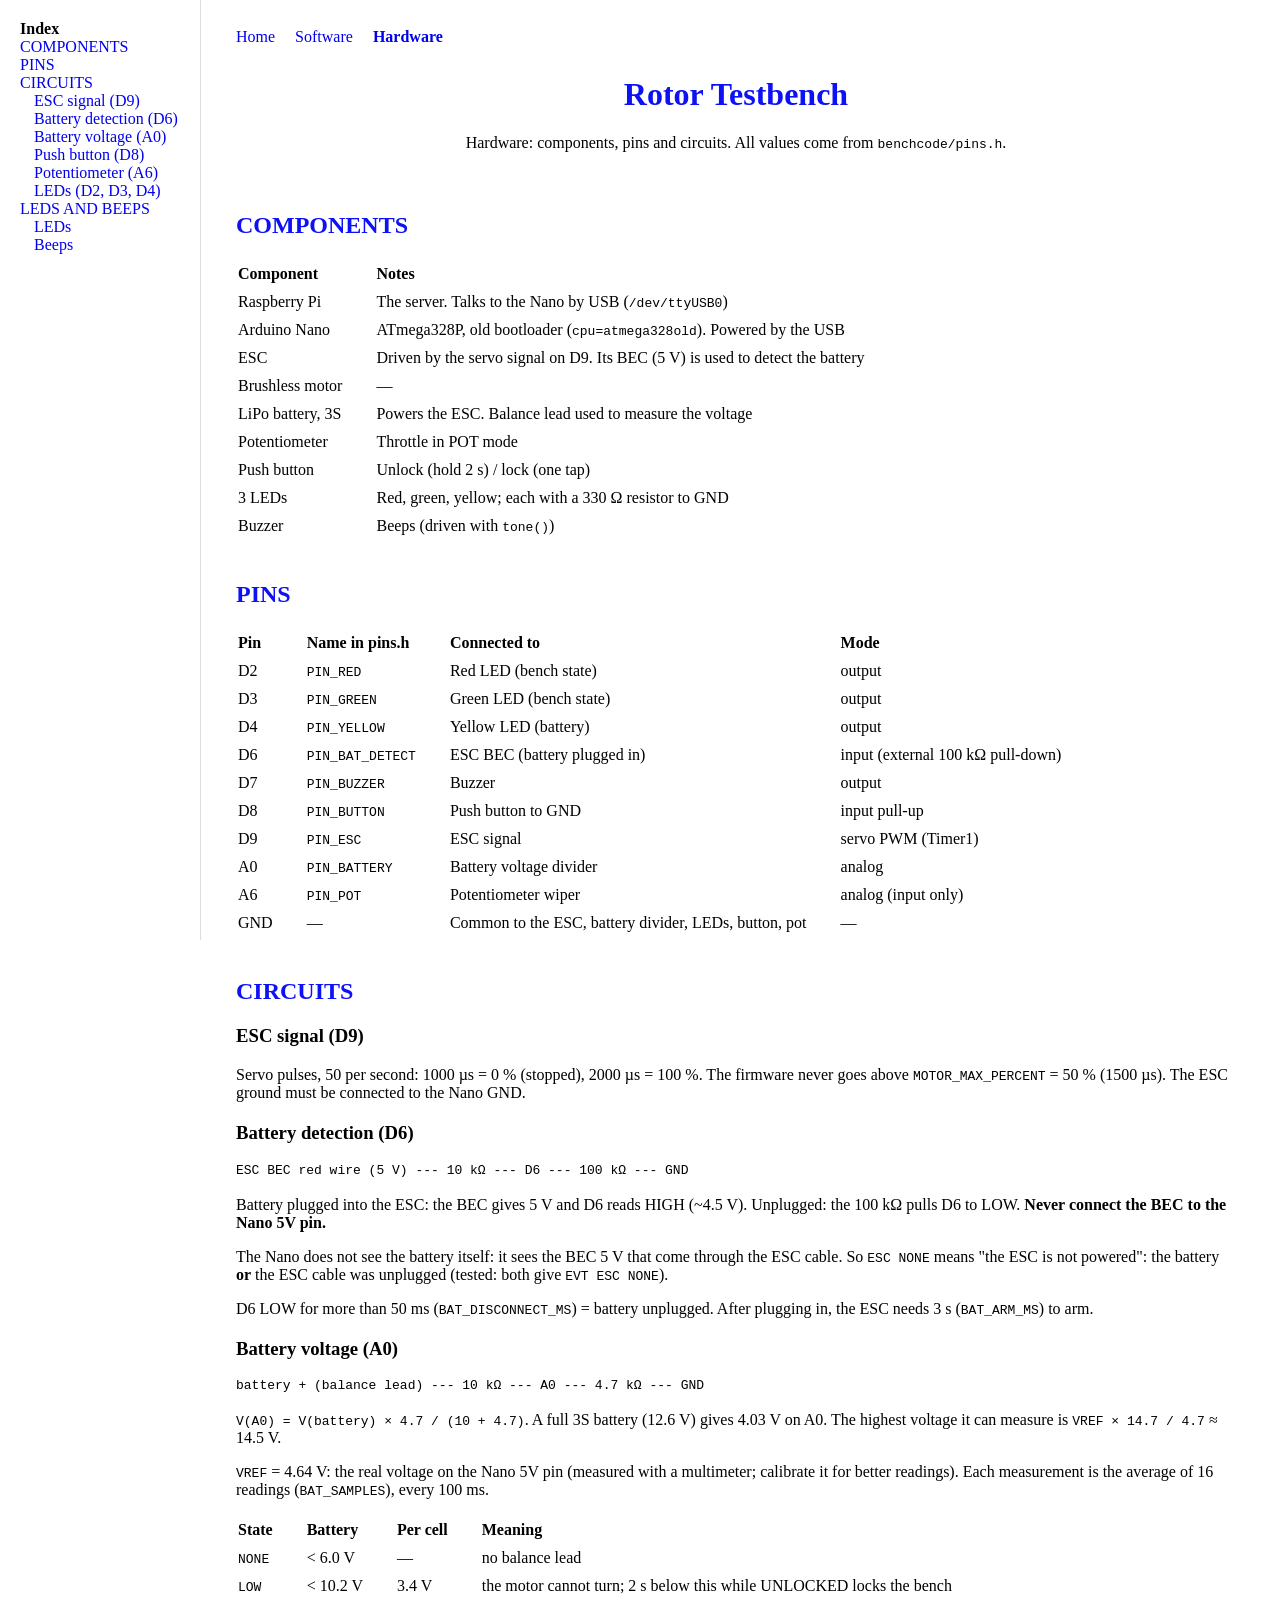
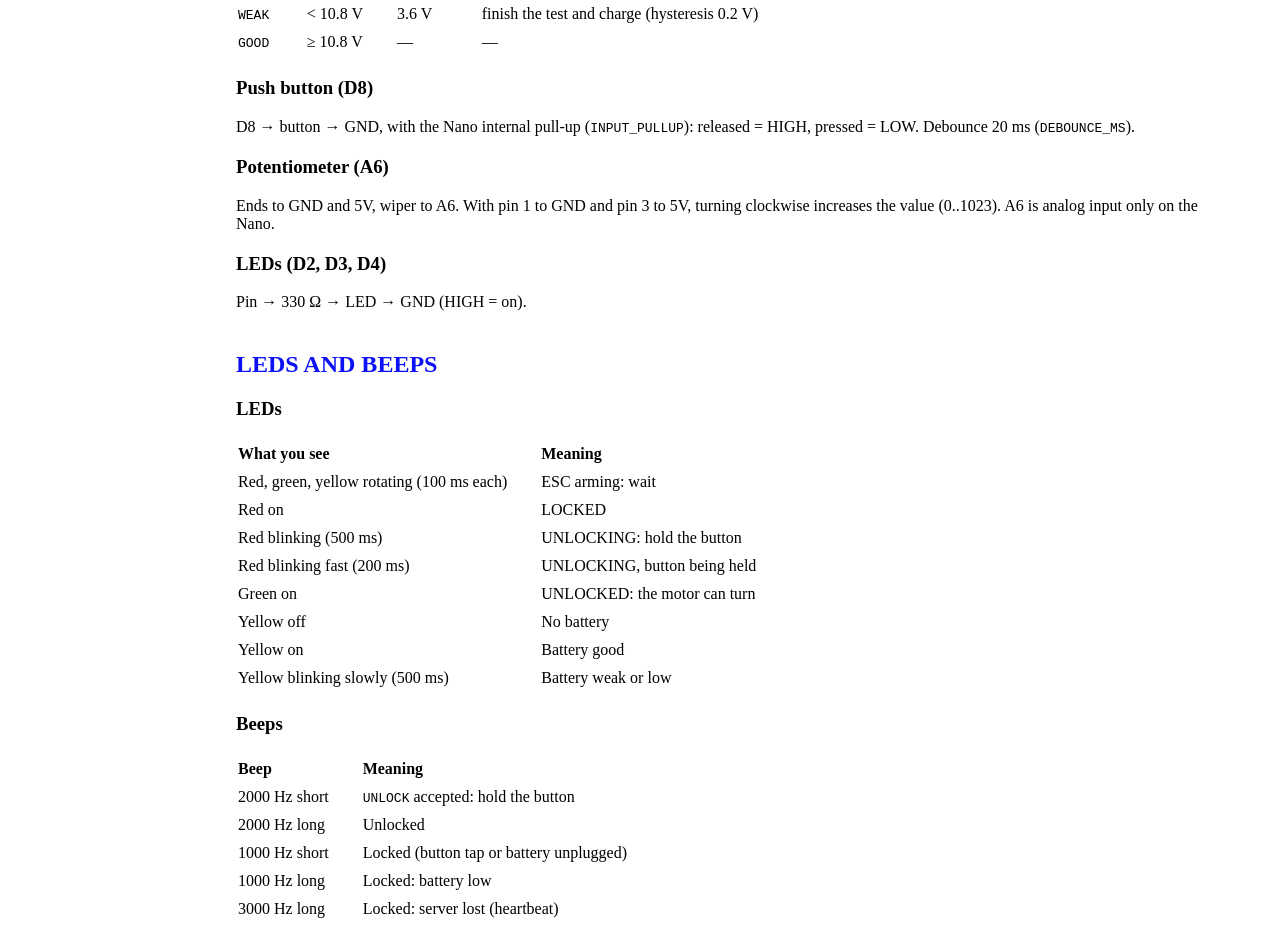
<file: webpage/hardware.html>
<!DOCTYPE html>
<html lang="en">
<head>
    <meta charset="UTF-8">
    <title>Rotor Testbench - Hardware</title>
    <link rel="stylesheet" href="style.css">
</head>
<body>
    <nav class="sidebar">
        <b>Index</b>
        <ul id="toc"></ul>
    </nav>
    <div class="main_container" style="margin: 0 auto; max-width: 1000px; padding: 20px;">
        <div class="menu">
            <a href="index.html">Home</a>
            <a href="software.html">Software</a>
            <a class="here" href="hardware.html">Hardware</a>
        </div>
        <div class="header" style="text-align: center; margin-bottom: 60px;">
            <h1>Rotor Testbench</h1>
            <p>Hardware: components, pins and circuits. All values come from <code>benchcode/pins.h</code>.</p>
        </div>

        <h2 id="components">COMPONENTS</h2>
        <table>
            <tr><th>Component</th><th>Notes</th></tr>
            <tr><td>Raspberry Pi</td><td>The server. Talks to the Nano by USB (<code>/dev/ttyUSB0</code>)</td></tr>
            <tr><td>Arduino Nano</td><td>ATmega328P, old bootloader (<code>cpu=atmega328old</code>). Powered by the USB</td></tr>
            <tr><td>ESC</td><td>Driven by the servo signal on D9. Its BEC (5 V) is used to detect the battery</td></tr>
            <tr><td>Brushless motor</td><td>&mdash;</td></tr>
            <tr><td>LiPo battery, 3S</td><td>Powers the ESC. Balance lead used to measure the voltage</td></tr>
            <tr><td>Potentiometer</td><td>Throttle in POT mode</td></tr>
            <tr><td>Push button</td><td>Unlock (hold 2 s) / lock (one tap)</td></tr>
            <tr><td>3 LEDs</td><td>Red, green, yellow; each with a 330 &Omega; resistor to GND</td></tr>
            <tr><td>Buzzer</td><td>Beeps (driven with <code>tone()</code>)</td></tr>
        </table>

        <h2 id="pins">PINS</h2>
        <table>
            <tr><th>Pin</th><th>Name in pins.h</th><th>Connected to</th><th>Mode</th></tr>
            <tr><td>D2</td><td><code>PIN_RED</code></td><td>Red LED (bench state)</td><td>output</td></tr>
            <tr><td>D3</td><td><code>PIN_GREEN</code></td><td>Green LED (bench state)</td><td>output</td></tr>
            <tr><td>D4</td><td><code>PIN_YELLOW</code></td><td>Yellow LED (battery)</td><td>output</td></tr>
            <tr><td>D6</td><td><code>PIN_BAT_DETECT</code></td><td>ESC BEC (battery plugged in)</td><td>input (external 100 k&Omega; pull-down)</td></tr>
            <tr><td>D7</td><td><code>PIN_BUZZER</code></td><td>Buzzer</td><td>output</td></tr>
            <tr><td>D8</td><td><code>PIN_BUTTON</code></td><td>Push button to GND</td><td>input pull-up</td></tr>
            <tr><td>D9</td><td><code>PIN_ESC</code></td><td>ESC signal</td><td>servo PWM (Timer1)</td></tr>
            <tr><td>A0</td><td><code>PIN_BATTERY</code></td><td>Battery voltage divider</td><td>analog</td></tr>
            <tr><td>A6</td><td><code>PIN_POT</code></td><td>Potentiometer wiper</td><td>analog (input only)</td></tr>
            <tr><td>GND</td><td>&mdash;</td><td>Common to the ESC, battery divider, LEDs, button, pot</td><td>&mdash;</td></tr>
        </table>

        <h2 id="circuits">CIRCUITS</h2>

        <h3 id="esc-signal">ESC signal (D9)</h3>
        <p>Servo pulses, 50 per second: 1000 &micro;s = 0 % (stopped), 2000 &micro;s = 100 %. The firmware never goes above
        <code>MOTOR_MAX_PERCENT</code> = 50 % (1500 &micro;s). The ESC ground must be connected to the Nano GND.</p>

        <h3 id="battery-detect">Battery detection (D6)</h3>
<pre>
ESC BEC red wire (5 V) --- 10 k&Omega; --- D6 --- 100 k&Omega; --- GND
</pre>
        <p>Battery plugged into the ESC: the BEC gives 5 V and D6 reads HIGH (~4.5 V). Unplugged: the 100 k&Omega; pulls D6 to LOW.
        <b>Never connect the BEC to the Nano 5V pin.</b></p>
        <p>The Nano does not see the battery itself: it sees the BEC 5 V that come through the ESC cable. So <code>ESC NONE</code>
        means "the ESC is not powered": the battery <b>or</b> the ESC cable was unplugged (tested: both give <code>EVT ESC NONE</code>).</p>
        <p>D6 LOW for more than 50 ms (<code>BAT_DISCONNECT_MS</code>) = battery unplugged. After plugging in, the ESC needs
        3 s (<code>BAT_ARM_MS</code>) to arm.</p>

        <h3 id="battery-voltage">Battery voltage (A0)</h3>
<pre>
battery + (balance lead) --- 10 k&Omega; --- A0 --- 4.7 k&Omega; --- GND
</pre>
        <p><code>V(A0) = V(battery) &times; 4.7 / (10 + 4.7)</code>. A full 3S battery (12.6 V) gives 4.03 V on A0.
        The highest voltage it can measure is <code>VREF &times; 14.7 / 4.7</code> &asymp; 14.5 V.</p>
        <p><code>VREF</code> = 4.64 V: the real voltage on the Nano 5V pin (measured with a multimeter; calibrate it for better readings).
        Each measurement is the average of 16 readings (<code>BAT_SAMPLES</code>), every 100 ms.</p>
        <table>
            <tr><th>State</th><th>Battery</th><th>Per cell</th><th>Meaning</th></tr>
            <tr><td><code>NONE</code></td><td>&lt; 6.0 V</td><td>&mdash;</td><td>no balance lead</td></tr>
            <tr><td><code>LOW</code></td><td>&lt; 10.2 V</td><td>3.4 V</td><td>the motor cannot turn; 2 s below this while UNLOCKED locks the bench</td></tr>
            <tr><td><code>WEAK</code></td><td>&lt; 10.8 V</td><td>3.6 V</td><td>finish the test and charge (hysteresis 0.2 V)</td></tr>
            <tr><td><code>GOOD</code></td><td>&ge; 10.8 V</td><td>&mdash;</td><td>&mdash;</td></tr>
        </table>

        <h3 id="button">Push button (D8)</h3>
        <p>D8 &rarr; button &rarr; GND, with the Nano internal pull-up (<code>INPUT_PULLUP</code>): released = HIGH, pressed = LOW.
        Debounce 20 ms (<code>DEBOUNCE_MS</code>).</p>

        <h3 id="pot">Potentiometer (A6)</h3>
        <p>Ends to GND and 5V, wiper to A6. With pin 1 to GND and pin 3 to 5V, turning clockwise increases the value (0..1023).
        A6 is analog input only on the Nano.</p>

        <h3 id="leds">LEDs (D2, D3, D4)</h3>
        <p>Pin &rarr; 330 &Omega; &rarr; LED &rarr; GND (HIGH = on).</p>

        <h2 id="indicators">LEDS AND BEEPS</h2>
        <h3 id="led-meaning">LEDs</h3>
        <table>
            <tr><th>What you see</th><th>Meaning</th></tr>
            <tr><td>Red, green, yellow rotating (100 ms each)</td><td>ESC arming: wait</td></tr>
            <tr><td>Red on</td><td>LOCKED</td></tr>
            <tr><td>Red blinking (500 ms)</td><td>UNLOCKING: hold the button</td></tr>
            <tr><td>Red blinking fast (200 ms)</td><td>UNLOCKING, button being held</td></tr>
            <tr><td>Green on</td><td>UNLOCKED: the motor can turn</td></tr>
            <tr><td>Yellow off</td><td>No battery</td></tr>
            <tr><td>Yellow on</td><td>Battery good</td></tr>
            <tr><td>Yellow blinking slowly (500 ms)</td><td>Battery weak or low</td></tr>
        </table>
        <h3 id="beeps">Beeps</h3>
        <table>
            <tr><th>Beep</th><th>Meaning</th></tr>
            <tr><td>2000 Hz short</td><td><code>UNLOCK</code> accepted: hold the button</td></tr>
            <tr><td>2000 Hz long</td><td>Unlocked</td></tr>
            <tr><td>1000 Hz short</td><td>Locked (button tap or battery unplugged)</td></tr>
            <tr><td>1000 Hz long</td><td>Locked: battery low</td></tr>
            <tr><td>3000 Hz long</td><td>Locked: server lost (heartbeat)</td></tr>
        </table>
    </div>
    <script src="toc.js"></script>
</body>
</html>
</file>
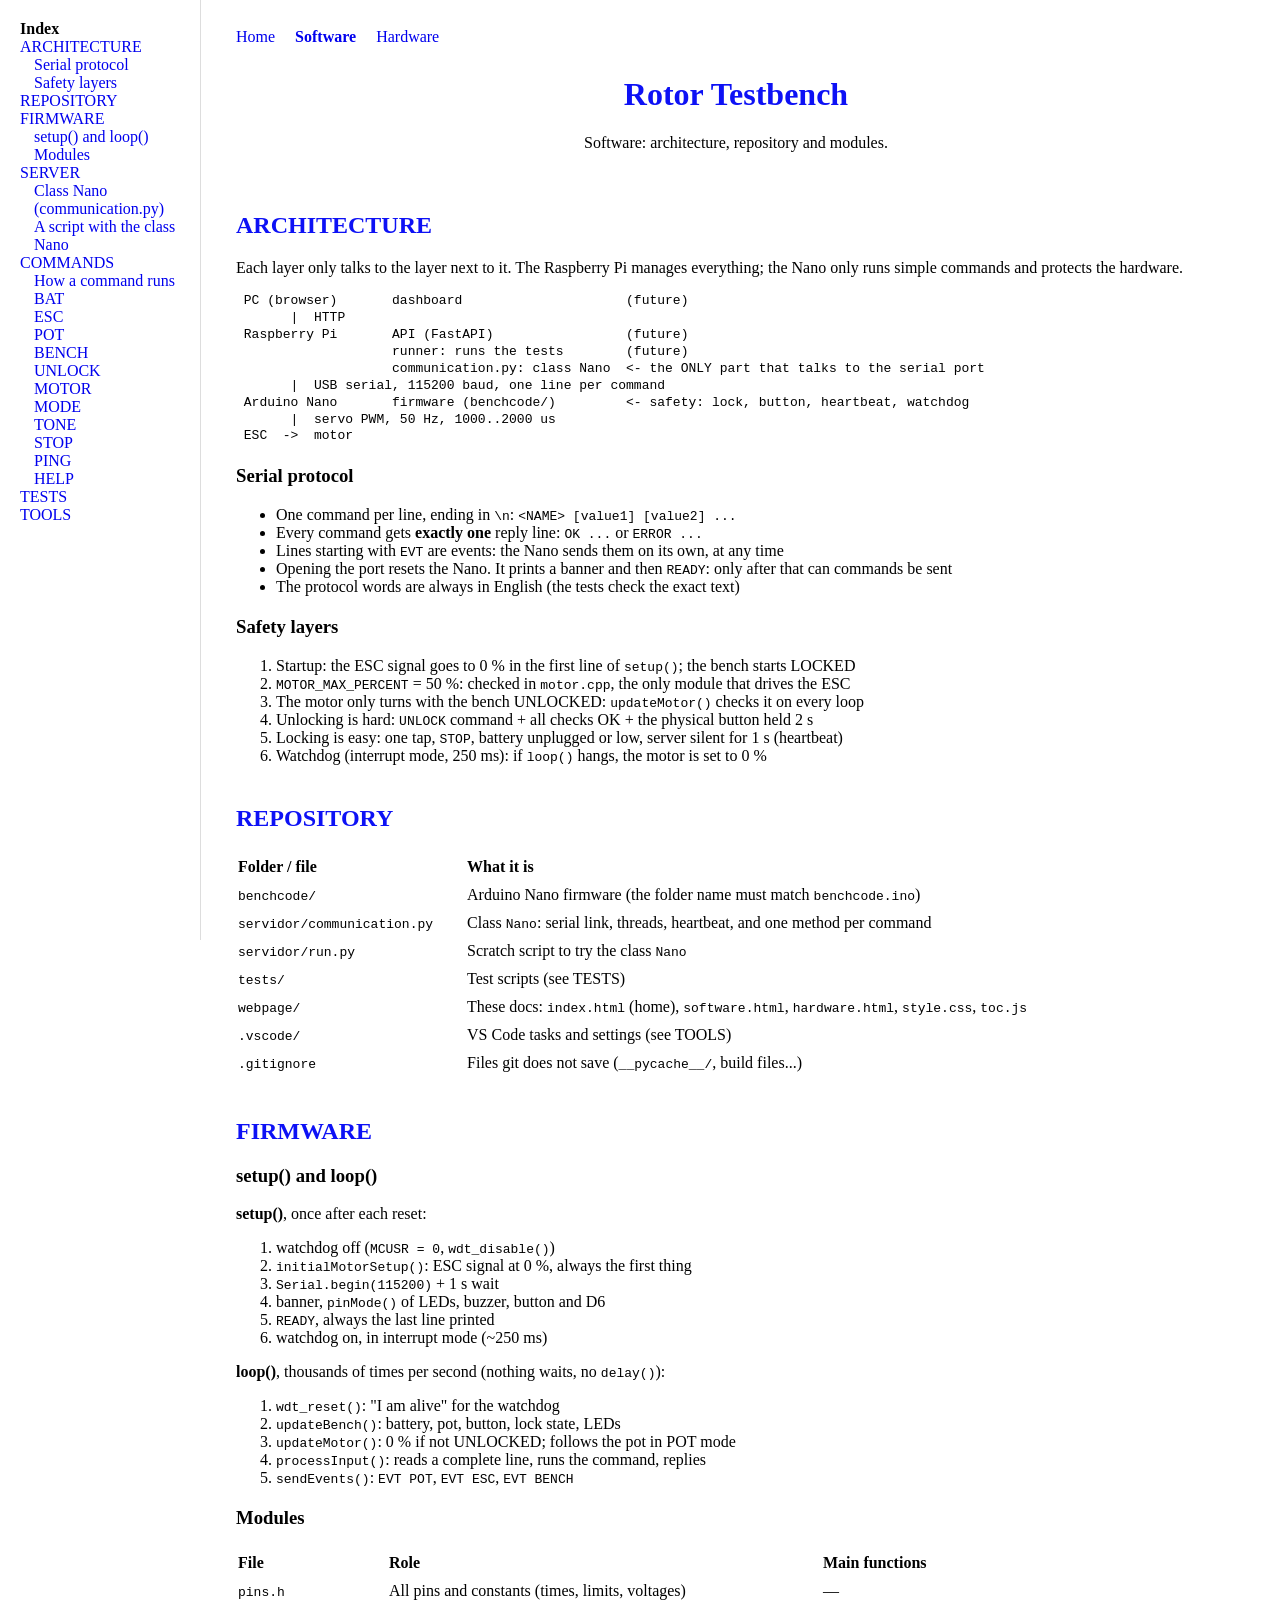
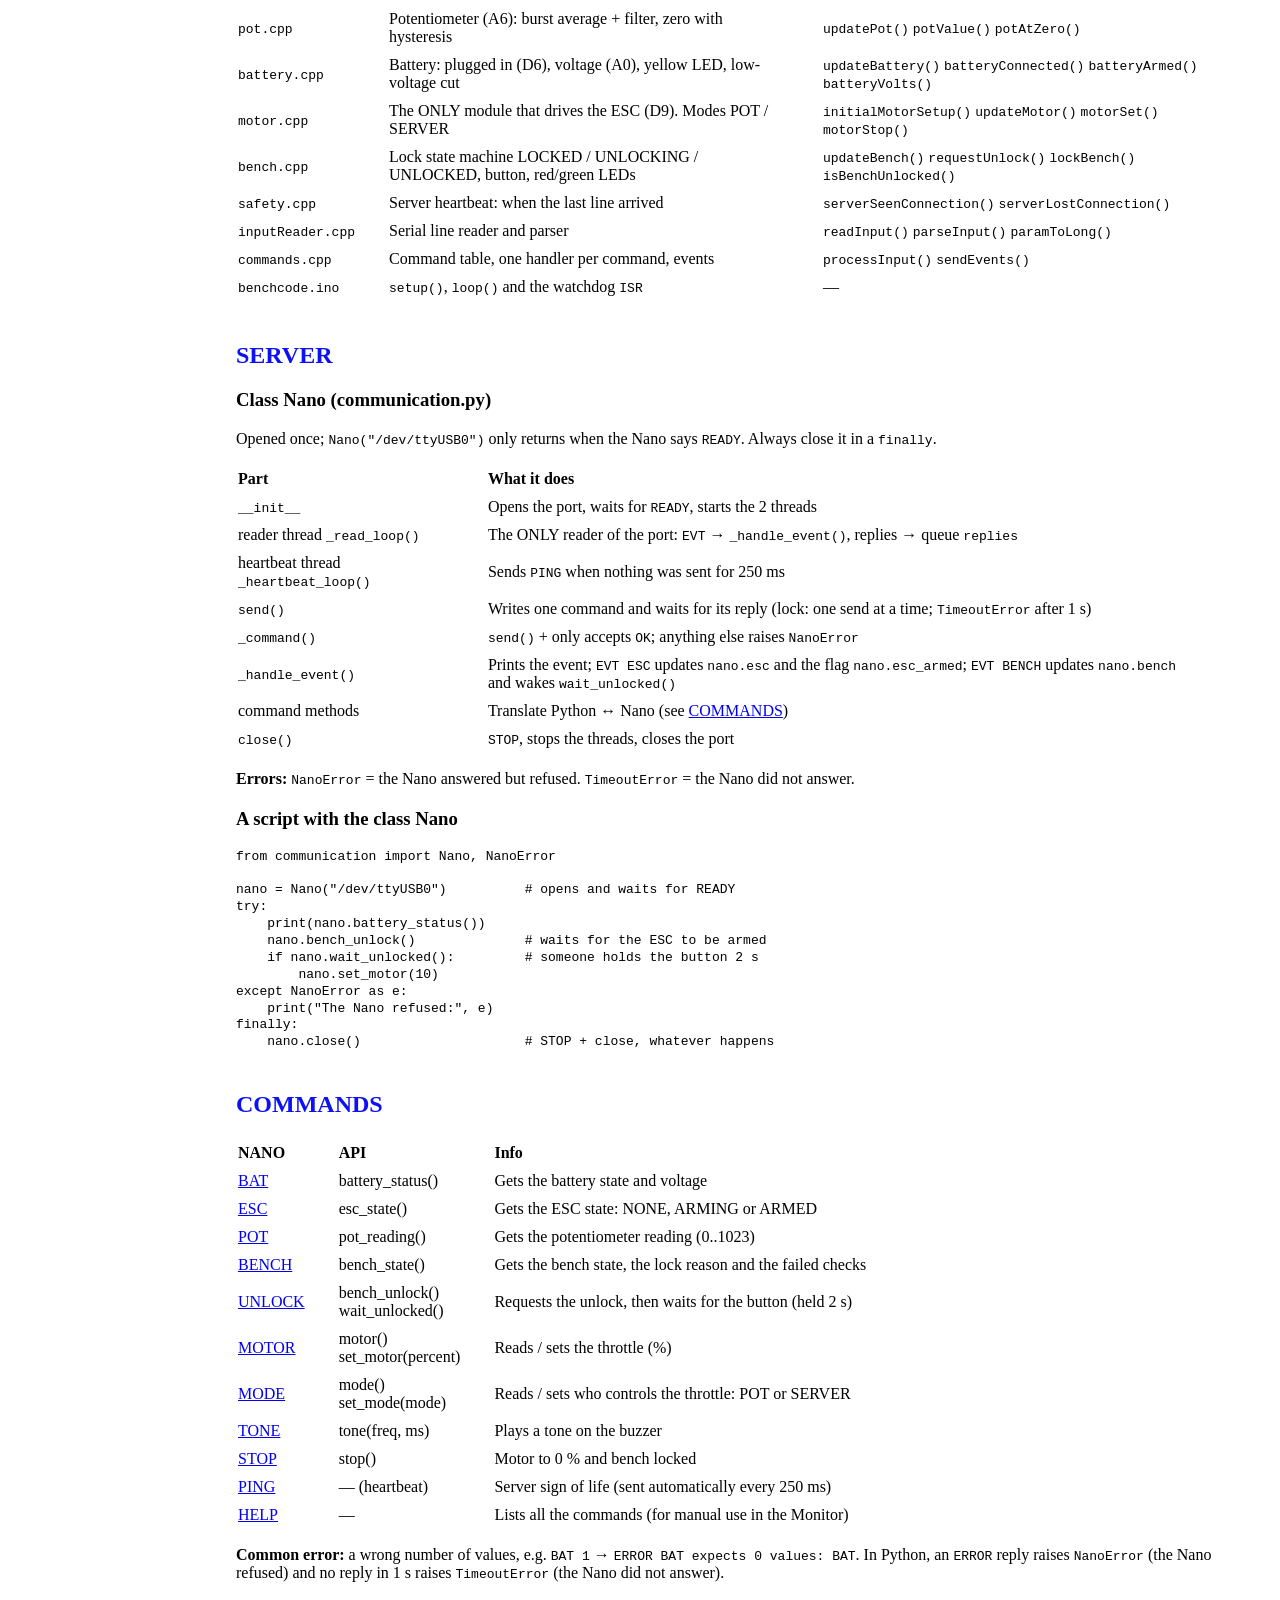
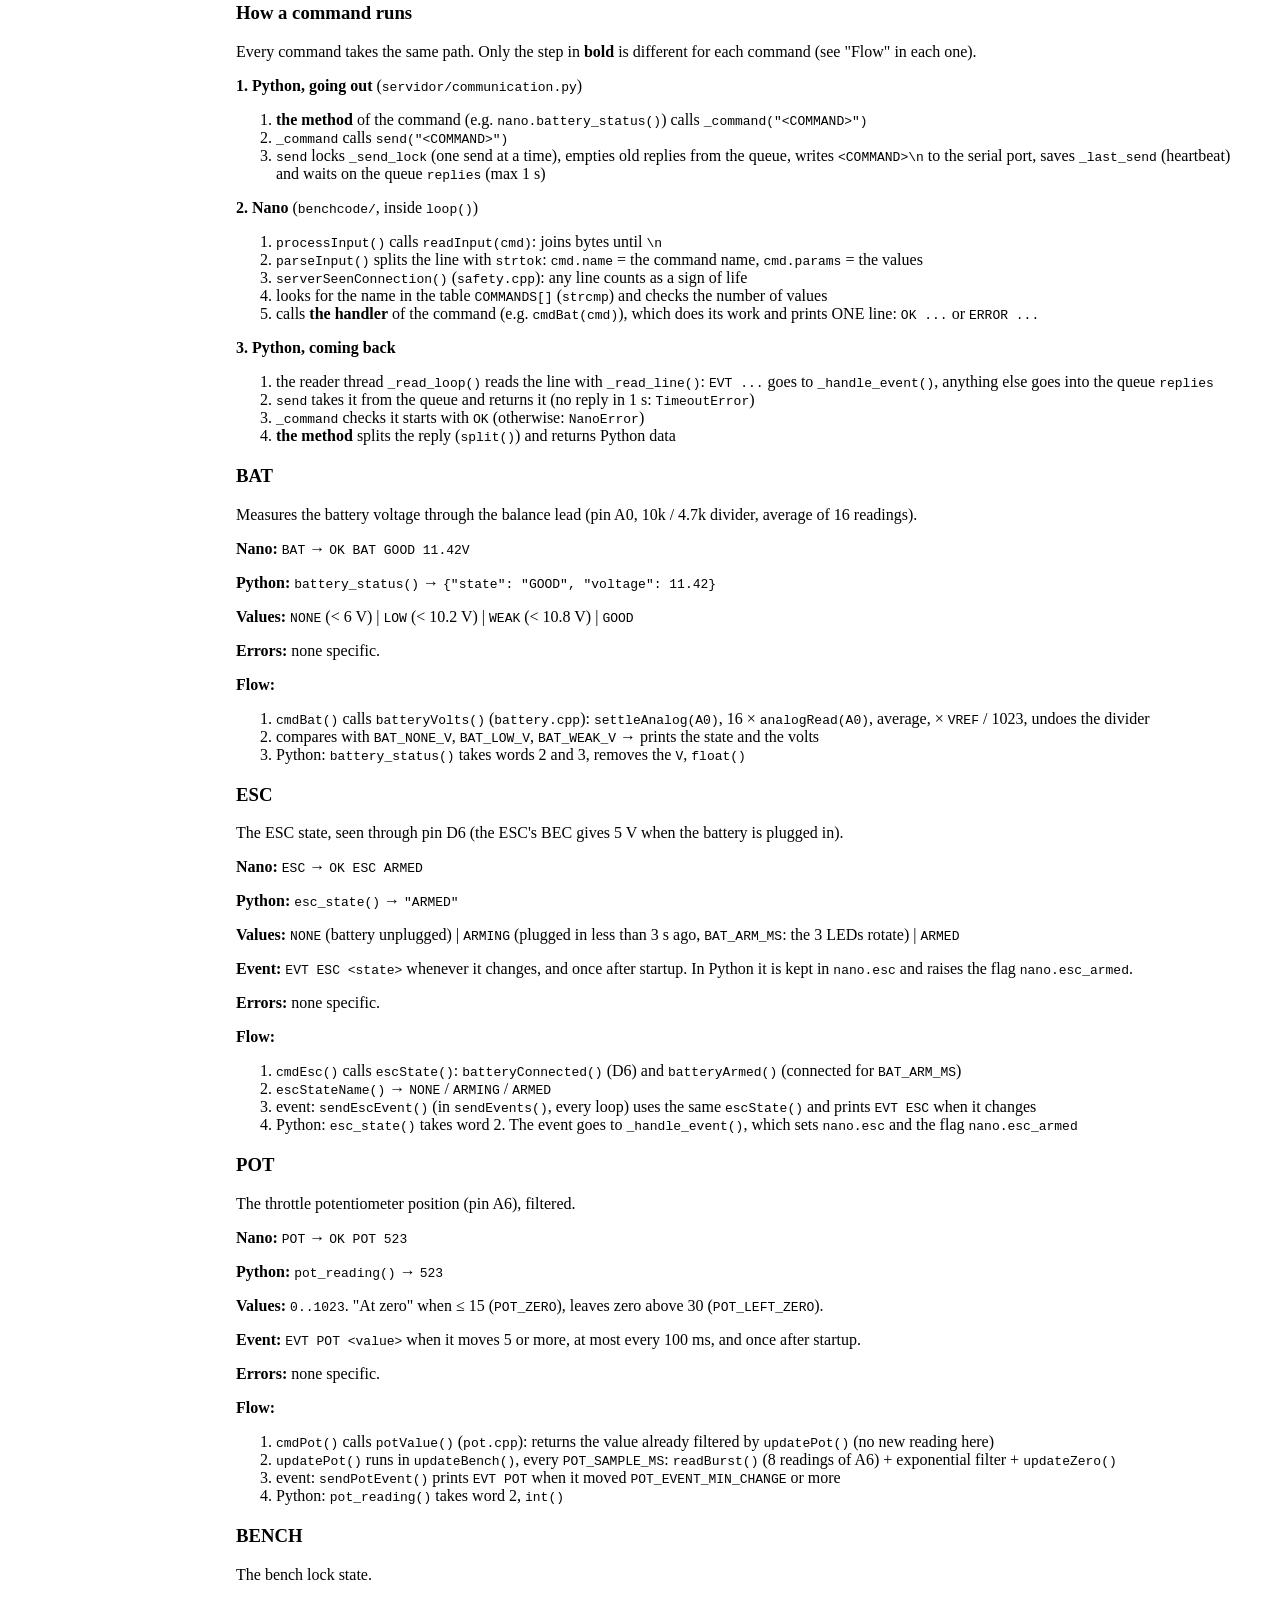
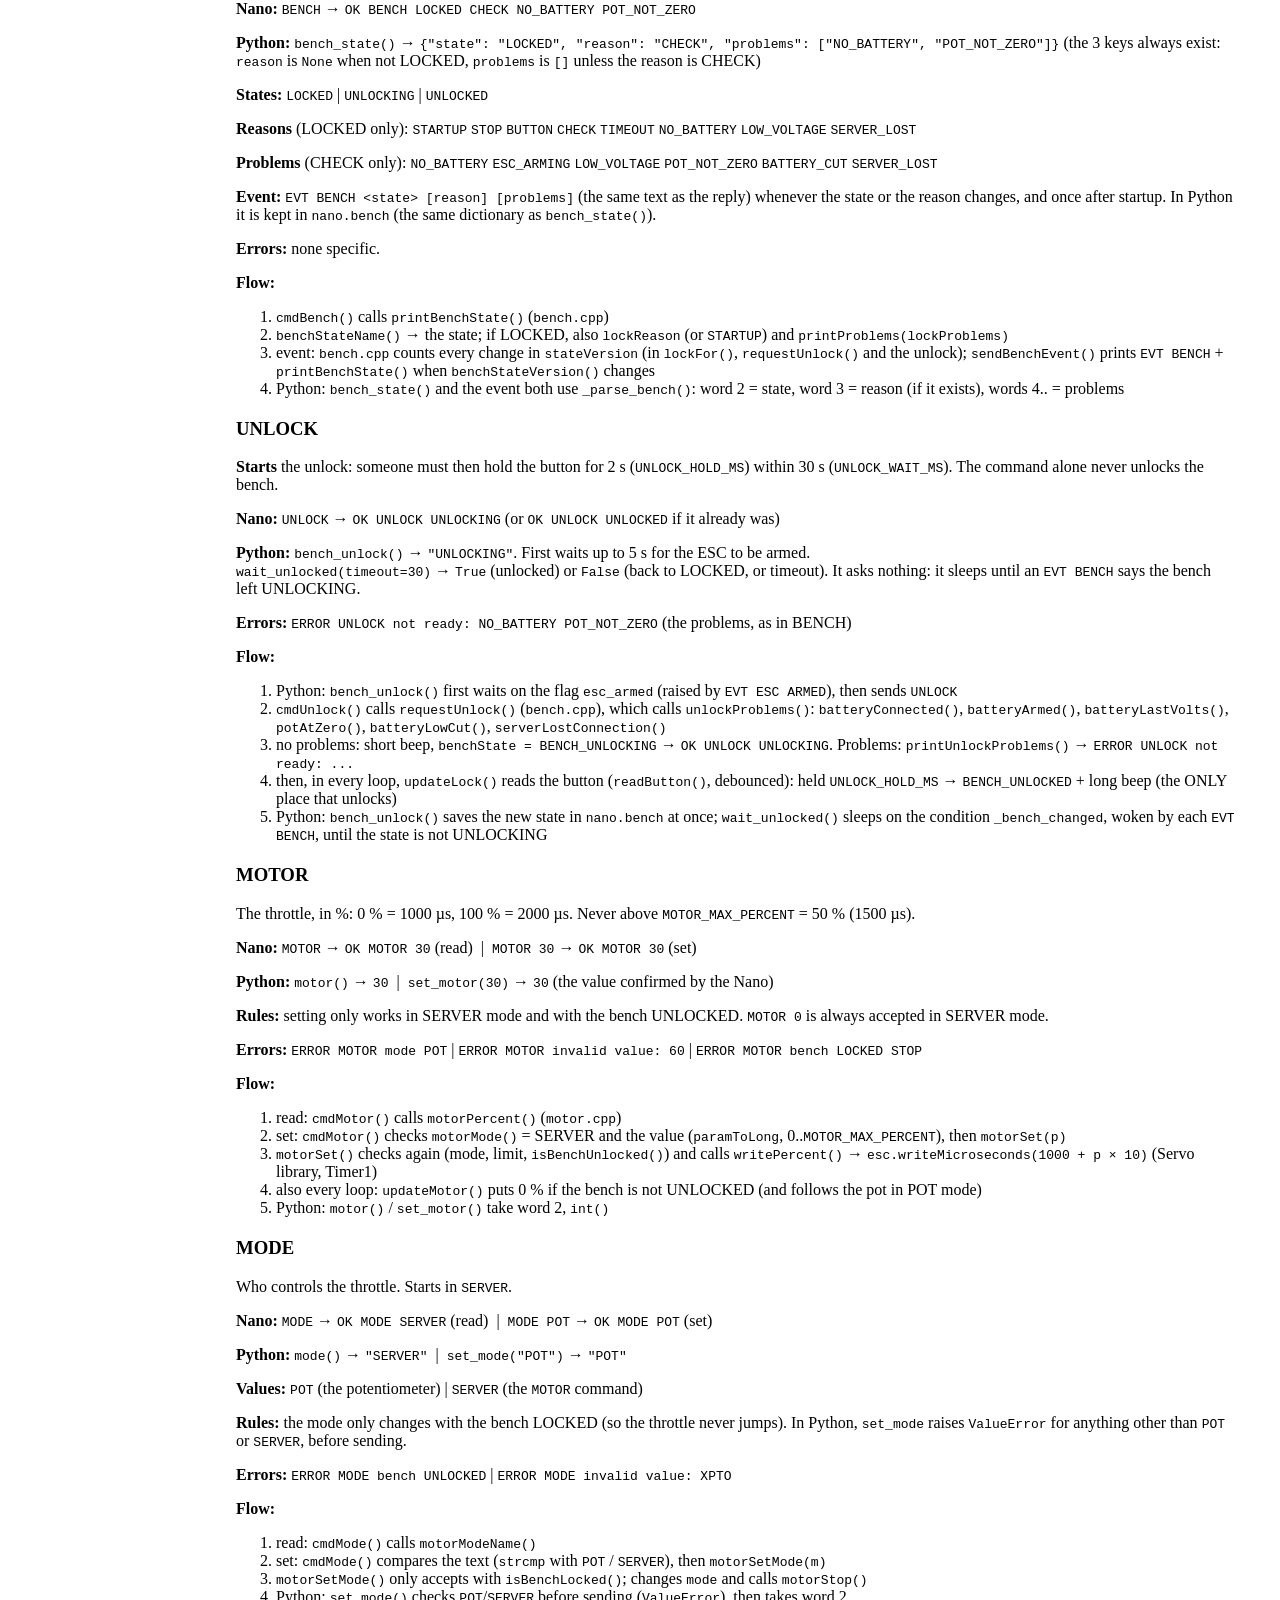
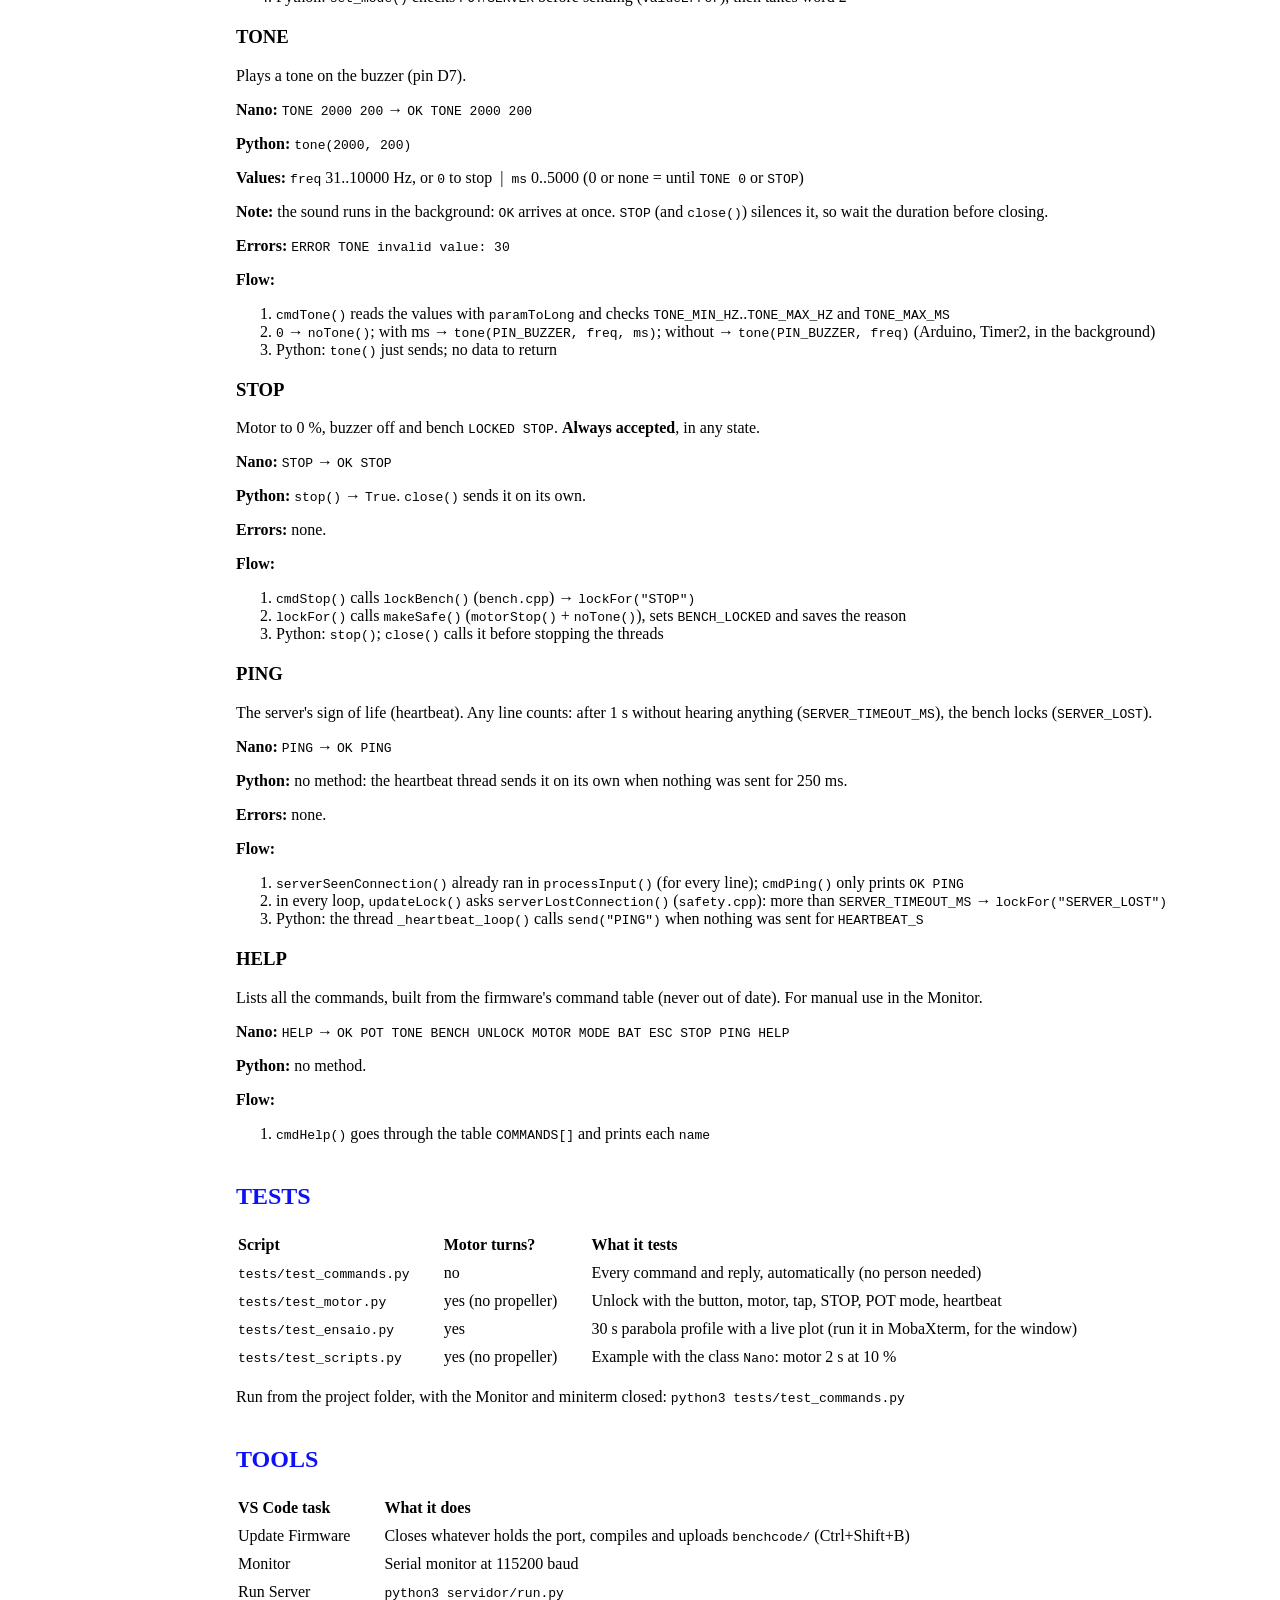
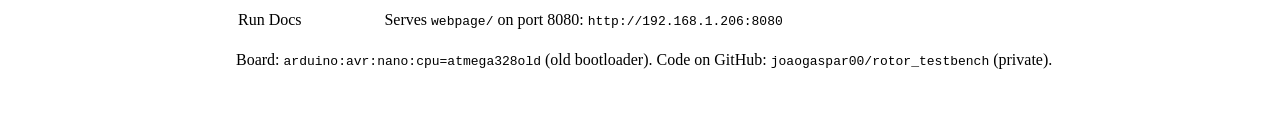
<file: webpage/software.html>
<!DOCTYPE html>
<html lang="en">
<head>
    <meta charset="UTF-8">
    <title>Rotor Testbench - Software</title>
    <link rel="stylesheet" href="style.css">
</head>
<body>
    <nav class="sidebar">
        <b>Index</b>
        <ul id="toc"></ul>
    </nav>
    <div class="main_container" style="margin: 0 auto; max-width: 1000px; padding: 20px;">
        <div class="menu">
            <a href="index.html">Home</a>
            <a class="here" href="software.html">Software</a>
            <a href="hardware.html">Hardware</a>
        </div>
        <div class="header" style="text-align: center; margin-bottom: 60px;">
            <h1>Rotor Testbench</h1>
            <p>Software: architecture, repository and modules.</p>
        </div>

        <h2 id="architecture">ARCHITECTURE</h2>
        <p>Each layer only talks to the layer next to it. The Raspberry Pi manages everything; the Nano only runs simple commands and protects the hardware.</p>
<pre>
 PC (browser)       dashboard                     (future)
       |  HTTP
 Raspberry Pi       API (FastAPI)                 (future)
                    runner: runs the tests        (future)
                    communication.py: class Nano  &lt;- the ONLY part that talks to the serial port
       |  USB serial, 115200 baud, one line per command
 Arduino Nano       firmware (benchcode/)         &lt;- safety: lock, button, heartbeat, watchdog
       |  servo PWM, 50 Hz, 1000..2000 us
 ESC  -&gt;  motor
</pre>

        <h3 id="protocol">Serial protocol</h3>
        <ul>
            <li>One command per line, ending in <code>\n</code>: <code>&lt;NAME&gt; [value1] [value2] ...</code></li>
            <li>Every command gets <b>exactly one</b> reply line: <code>OK ...</code> or <code>ERROR ...</code></li>
            <li>Lines starting with <code>EVT</code> are events: the Nano sends them on its own, at any time</li>
            <li>Opening the port resets the Nano. It prints a banner and then <code>READY</code>: only after that can commands be sent</li>
            <li>The protocol words are always in English (the tests check the exact text)</li>
        </ul>

        <h3 id="safety">Safety layers</h3>
        <ol>
            <li>Startup: the ESC signal goes to 0 % in the first line of <code>setup()</code>; the bench starts LOCKED</li>
            <li><code>MOTOR_MAX_PERCENT</code> = 50 %: checked in <code>motor.cpp</code>, the only module that drives the ESC</li>
            <li>The motor only turns with the bench UNLOCKED: <code>updateMotor()</code> checks it on every loop</li>
            <li>Unlocking is hard: <code>UNLOCK</code> command + all checks OK + the physical button held 2 s</li>
            <li>Locking is easy: one tap, <code>STOP</code>, battery unplugged or low, server silent for 1 s (heartbeat)</li>
            <li>Watchdog (interrupt mode, 250 ms): if <code>loop()</code> hangs, the motor is set to 0 %</li>
        </ol>

        <h2 id="repository">REPOSITORY</h2>
        <table>
            <tr><th>Folder / file</th><th>What it is</th></tr>
            <tr><td><code>benchcode/</code></td><td>Arduino Nano firmware (the folder name must match <code>benchcode.ino</code>)</td></tr>
            <tr><td><code>servidor/communication.py</code></td><td>Class <code>Nano</code>: serial link, threads, heartbeat, and one method per command</td></tr>
            <tr><td><code>servidor/run.py</code></td><td>Scratch script to try the class <code>Nano</code></td></tr>
            <tr><td><code>tests/</code></td><td>Test scripts (see TESTS)</td></tr>
            <tr><td><code>webpage/</code></td><td>These docs: <code>index.html</code> (home), <code>software.html</code>, <code>hardware.html</code>, <code>style.css</code>, <code>toc.js</code></td></tr>
            <tr><td><code>.vscode/</code></td><td>VS Code tasks and settings (see TOOLS)</td></tr>
            <tr><td><code>.gitignore</code></td><td>Files git does not save (<code>__pycache__/</code>, build files...)</td></tr>
        </table>

        <h2 id="firmware">FIRMWARE</h2>
        <h3 id="loop">setup() and loop()</h3>
        <p><b>setup()</b>, once after each reset:</p>
        <ol>
            <li>watchdog off (<code>MCUSR = 0</code>, <code>wdt_disable()</code>)</li>
            <li><code>initialMotorSetup()</code>: ESC signal at 0 %, always the first thing</li>
            <li><code>Serial.begin(115200)</code> + 1 s wait</li>
            <li>banner, <code>pinMode()</code> of LEDs, buzzer, button and D6</li>
            <li><code>READY</code>, always the last line printed</li>
            <li>watchdog on, in interrupt mode (~250 ms)</li>
        </ol>
        <p><b>loop()</b>, thousands of times per second (nothing waits, no <code>delay()</code>):</p>
        <ol>
            <li><code>wdt_reset()</code>: "I am alive" for the watchdog</li>
            <li><code>updateBench()</code>: battery, pot, button, lock state, LEDs</li>
            <li><code>updateMotor()</code>: 0 % if not UNLOCKED; follows the pot in POT mode</li>
            <li><code>processInput()</code>: reads a complete line, runs the command, replies</li>
            <li><code>sendEvents()</code>: <code>EVT POT</code>, <code>EVT ESC</code>, <code>EVT BENCH</code></li>
        </ol>

        <h3 id="modules">Modules</h3>
        <table>
            <tr><th>File</th><th>Role</th><th>Main functions</th></tr>
            <tr><td><code>pins.h</code></td><td>All pins and constants (times, limits, voltages)</td><td>&mdash;</td></tr>
            <tr><td><code>pot.cpp</code></td><td>Potentiometer (A6): burst average + filter, zero with hysteresis</td><td><code>updatePot()</code> <code>potValue()</code> <code>potAtZero()</code></td></tr>
            <tr><td><code>battery.cpp</code></td><td>Battery: plugged in (D6), voltage (A0), yellow LED, low-voltage cut</td><td><code>updateBattery()</code> <code>batteryConnected()</code> <code>batteryArmed()</code> <code>batteryVolts()</code></td></tr>
            <tr><td><code>motor.cpp</code></td><td>The ONLY module that drives the ESC (D9). Modes POT / SERVER</td><td><code>initialMotorSetup()</code> <code>updateMotor()</code> <code>motorSet()</code> <code>motorStop()</code></td></tr>
            <tr><td><code>bench.cpp</code></td><td>Lock state machine LOCKED / UNLOCKING / UNLOCKED, button, red/green LEDs</td><td><code>updateBench()</code> <code>requestUnlock()</code> <code>lockBench()</code> <code>isBenchUnlocked()</code></td></tr>
            <tr><td><code>safety.cpp</code></td><td>Server heartbeat: when the last line arrived</td><td><code>serverSeenConnection()</code> <code>serverLostConnection()</code></td></tr>
            <tr><td><code>inputReader.cpp</code></td><td>Serial line reader and parser</td><td><code>readInput()</code> <code>parseInput()</code> <code>paramToLong()</code></td></tr>
            <tr><td><code>commands.cpp</code></td><td>Command table, one handler per command, events</td><td><code>processInput()</code> <code>sendEvents()</code></td></tr>
            <tr><td><code>benchcode.ino</code></td><td><code>setup()</code>, <code>loop()</code> and the watchdog <code>ISR</code></td><td>&mdash;</td></tr>
        </table>

        <h2 id="server">SERVER</h2>
        <h3 id="nano-class">Class Nano (communication.py)</h3>
        <p>Opened once; <code>Nano("/dev/ttyUSB0")</code> only returns when the Nano says <code>READY</code>. Always close it in a <code>finally</code>.</p>
        <table>
            <tr><th>Part</th><th>What it does</th></tr>
            <tr><td><code>__init__</code></td><td>Opens the port, waits for <code>READY</code>, starts the 2 threads</td></tr>
            <tr><td>reader thread <code>_read_loop()</code></td><td>The ONLY reader of the port: <code>EVT</code> &rarr; <code>_handle_event()</code>, replies &rarr; queue <code>replies</code></td></tr>
            <tr><td>heartbeat thread <code>_heartbeat_loop()</code></td><td>Sends <code>PING</code> when nothing was sent for 250 ms</td></tr>
            <tr><td><code>send()</code></td><td>Writes one command and waits for its reply (lock: one send at a time; <code>TimeoutError</code> after 1 s)</td></tr>
            <tr><td><code>_command()</code></td><td><code>send()</code> + only accepts <code>OK</code>; anything else raises <code>NanoError</code></td></tr>
            <tr><td><code>_handle_event()</code></td><td>Prints the event; <code>EVT ESC</code> updates <code>nano.esc</code> and the flag <code>nano.esc_armed</code>; <code>EVT BENCH</code> updates <code>nano.bench</code> and wakes <code>wait_unlocked()</code></td></tr>
            <tr><td>command methods</td><td>Translate Python &harr; Nano (see <a href="#commands">COMMANDS</a>)</td></tr>
            <tr><td><code>close()</code></td><td><code>STOP</code>, stops the threads, closes the port</td></tr>
        </table>
        <p><b>Errors:</b> <code>NanoError</code> = the Nano answered but refused. <code>TimeoutError</code> = the Nano did not answer.</p>

        <h3 id="script">A script with the class Nano</h3>
<pre>
from communication import Nano, NanoError

nano = Nano("/dev/ttyUSB0")          # opens and waits for READY
try:
    print(nano.battery_status())
    nano.bench_unlock()              # waits for the ESC to be armed
    if nano.wait_unlocked():         # someone holds the button 2 s
        nano.set_motor(10)
except NanoError as e:
    print("The Nano refused:", e)
finally:
    nano.close()                     # STOP + close, whatever happens
</pre>

        <h2 id="commands">COMMANDS</h2>

        <table>
            <tr>
                <th>NANO</th>
                <th>API</th>
                <th>Info</th>
            </tr>
            <tr>
                <td><a href="#BAT">BAT</a></td>
                <td>battery_status()</td>
                <td>Gets the battery state and voltage</td>
            </tr>
            <tr>
                <td><a href="#ESC">ESC</a></td>
                <td>esc_state()</td>
                <td>Gets the ESC state: NONE, ARMING or ARMED</td>
            </tr>
            <tr>
                <td><a href="#POT">POT</a></td>
                <td>pot_reading()</td>
                <td>Gets the potentiometer reading (0..1023)</td>
            </tr>
            <tr>
                <td><a href="#BENCH">BENCH</a></td>
                <td>bench_state()</td>
                <td>Gets the bench state, the lock reason and the failed checks</td>
            </tr>
            <tr>
                <td><a href="#UNLOCK">UNLOCK</a></td>
                <td>bench_unlock()<br>wait_unlocked()</td>
                <td>Requests the unlock, then waits for the button (held 2 s)</td>
            </tr>
            <tr>
                <td><a href="#MOTOR">MOTOR</a></td>
                <td>motor()<br>set_motor(percent)</td>
                <td>Reads / sets the throttle (%)</td>
            </tr>
            <tr>
                <td><a href="#MODE">MODE</a></td>
                <td>mode()<br>set_mode(mode)</td>
                <td>Reads / sets who controls the throttle: POT or SERVER</td>
            </tr>
            <tr>
                <td><a href="#TONE">TONE</a></td>
                <td>tone(freq, ms)</td>
                <td>Plays a tone on the buzzer</td>
            </tr>
            <tr>
                <td><a href="#STOP">STOP</a></td>
                <td>stop()</td>
                <td>Motor to 0 % and bench locked</td>
            </tr>
            <tr>
                <td><a href="#PING">PING</a></td>
                <td>&mdash; (heartbeat)</td>
                <td>Server sign of life (sent automatically every 250 ms)</td>
            </tr>
            <tr>
                <td><a href="#HELP">HELP</a></td>
                <td>&mdash;</td>
                <td>Lists all the commands (for manual use in the Monitor)</td>
            </tr>
        </table>

        

        <p><b>Common error:</b> a wrong number of values, e.g. <code>BAT 1</code> &rarr; <code>ERROR BAT expects 0 values: BAT</code>.
        In Python, an <code>ERROR</code> reply raises <code>NanoError</code> (the Nano refused) and no reply in 1 s raises <code>TimeoutError</code> (the Nano did not answer).</p>

        <h3 id="flow">How a command runs</h3>
        <p>Every command takes the same path. Only the step in <b>bold</b> is different for each command (see "Flow" in each one).</p>
        <p><b>1. Python, going out</b> (<code>servidor/communication.py</code>)</p>
        <ol>
            <li><b>the method</b> of the command (e.g. <code>nano.battery_status()</code>) calls <code>_command("&lt;COMMAND&gt;")</code></li>
            <li><code>_command</code> calls <code>send("&lt;COMMAND&gt;")</code></li>
            <li><code>send</code> locks <code>_send_lock</code> (one send at a time), empties old replies from the queue, writes <code>&lt;COMMAND&gt;\n</code> to the serial port, saves <code>_last_send</code> (heartbeat) and waits on the queue <code>replies</code> (max 1 s)</li>
        </ol>
        <p><b>2. Nano</b> (<code>benchcode/</code>, inside <code>loop()</code>)</p>
        <ol>
            <li><code>processInput()</code> calls <code>readInput(cmd)</code>: joins bytes until <code>\n</code></li>
            <li><code>parseInput()</code> splits the line with <code>strtok</code>: <code>cmd.name</code> = the command name, <code>cmd.params</code> = the values</li>
            <li><code>serverSeenConnection()</code> (<code>safety.cpp</code>): any line counts as a sign of life</li>
            <li>looks for the name in the table <code>COMMANDS[]</code> (<code>strcmp</code>) and checks the number of values</li>
            <li>calls <b>the handler</b> of the command (e.g. <code>cmdBat(cmd)</code>), which does its work and prints ONE line: <code>OK ...</code> or <code>ERROR ...</code></li>
        </ol>
        <p><b>3. Python, coming back</b></p>
        <ol>
            <li>the reader thread <code>_read_loop()</code> reads the line with <code>_read_line()</code>: <code>EVT ...</code> goes to <code>_handle_event()</code>, anything else goes into the queue <code>replies</code></li>
            <li><code>send</code> takes it from the queue and returns it (no reply in 1 s: <code>TimeoutError</code>)</li>
            <li><code>_command</code> checks it starts with <code>OK</code> (otherwise: <code>NanoError</code>)</li>
            <li><b>the method</b> splits the reply (<code>split()</code>) and returns Python data</li>
        </ol>

        <h3 id="BAT">BAT</h3>
        <p>Measures the battery voltage through the balance lead (pin A0, 10k / 4.7k divider, average of 16 readings).</p>
        <p><b>Nano:</b> <code>BAT</code> &rarr; <code>OK BAT GOOD 11.42V</code></p>
        <p><b>Python:</b> <code>battery_status()</code> &rarr; <code>{"state": "GOOD", "voltage": 11.42}</code></p>
        <p><b>Values:</b> <code>NONE</code> (&lt; 6 V) | <code>LOW</code> (&lt; 10.2 V) | <code>WEAK</code> (&lt; 10.8 V) | <code>GOOD</code></p>
        <p><b>Errors:</b> none specific.</p>
        <p><b>Flow:</b></p>
        <ol>
            <li><code>cmdBat()</code> calls <code>batteryVolts()</code> (<code>battery.cpp</code>): <code>settleAnalog(A0)</code>, 16 &times; <code>analogRead(A0)</code>, average, &times; <code>VREF</code> / 1023, undoes the divider</li>
            <li>compares with <code>BAT_NONE_V</code>, <code>BAT_LOW_V</code>, <code>BAT_WEAK_V</code> &rarr; prints the state and the volts</li>
            <li>Python: <code>battery_status()</code> takes words 2 and 3, removes the <code>V</code>, <code>float()</code></li>
        </ol>

        <h3 id="ESC">ESC</h3>
        <p>The ESC state, seen through pin D6 (the ESC's BEC gives 5 V when the battery is plugged in).</p>
        <p><b>Nano:</b> <code>ESC</code> &rarr; <code>OK ESC ARMED</code></p>
        <p><b>Python:</b> <code>esc_state()</code> &rarr; <code>"ARMED"</code></p>
        <p><b>Values:</b> <code>NONE</code> (battery unplugged) | <code>ARMING</code> (plugged in less than 3 s ago, <code>BAT_ARM_MS</code>: the 3 LEDs rotate) | <code>ARMED</code></p>
        <p><b>Event:</b> <code>EVT ESC &lt;state&gt;</code> whenever it changes, and once after startup.
        In Python it is kept in <code>nano.esc</code> and raises the flag <code>nano.esc_armed</code>.</p>
        <p><b>Errors:</b> none specific.</p>
        <p><b>Flow:</b></p>
        <ol>
            <li><code>cmdEsc()</code> calls <code>escState()</code>: <code>batteryConnected()</code> (D6) and <code>batteryArmed()</code> (connected for <code>BAT_ARM_MS</code>)</li>
            <li><code>escStateName()</code> &rarr; <code>NONE</code> / <code>ARMING</code> / <code>ARMED</code></li>
            <li>event: <code>sendEscEvent()</code> (in <code>sendEvents()</code>, every loop) uses the same <code>escState()</code> and prints <code>EVT ESC</code> when it changes</li>
            <li>Python: <code>esc_state()</code> takes word 2. The event goes to <code>_handle_event()</code>, which sets <code>nano.esc</code> and the flag <code>nano.esc_armed</code></li>
        </ol>

        <h3 id="POT">POT</h3>
        <p>The throttle potentiometer position (pin A6), filtered.</p>
        <p><b>Nano:</b> <code>POT</code> &rarr; <code>OK POT 523</code></p>
        <p><b>Python:</b> <code>pot_reading()</code> &rarr; <code>523</code></p>
        <p><b>Values:</b> <code>0..1023</code>. "At zero" when &le; 15 (<code>POT_ZERO</code>), leaves zero above 30 (<code>POT_LEFT_ZERO</code>).</p>
        <p><b>Event:</b> <code>EVT POT &lt;value&gt;</code> when it moves 5 or more, at most every 100 ms, and once after startup.</p>
        <p><b>Errors:</b> none specific.</p>
        <p><b>Flow:</b></p>
        <ol>
            <li><code>cmdPot()</code> calls <code>potValue()</code> (<code>pot.cpp</code>): returns the value already filtered by <code>updatePot()</code> (no new reading here)</li>
            <li><code>updatePot()</code> runs in <code>updateBench()</code>, every <code>POT_SAMPLE_MS</code>: <code>readBurst()</code> (8 readings of A6) + exponential filter + <code>updateZero()</code></li>
            <li>event: <code>sendPotEvent()</code> prints <code>EVT POT</code> when it moved <code>POT_EVENT_MIN_CHANGE</code> or more</li>
            <li>Python: <code>pot_reading()</code> takes word 2, <code>int()</code></li>
        </ol>

        <h3 id="BENCH">BENCH</h3>
        <p>The bench lock state.</p>
        <p><b>Nano:</b> <code>BENCH</code> &rarr; <code>OK BENCH LOCKED CHECK NO_BATTERY POT_NOT_ZERO</code></p>
        <p><b>Python:</b> <code>bench_state()</code> &rarr; <code>{"state": "LOCKED", "reason": "CHECK", "problems": ["NO_BATTERY", "POT_NOT_ZERO"]}</code>
        (the 3 keys always exist: <code>reason</code> is <code>None</code> when not LOCKED, <code>problems</code> is <code>[]</code> unless the reason is CHECK)</p>
        <p><b>States:</b> <code>LOCKED</code> | <code>UNLOCKING</code> | <code>UNLOCKED</code></p>
        <p><b>Reasons</b> (LOCKED only): <code>STARTUP</code> <code>STOP</code> <code>BUTTON</code> <code>CHECK</code> <code>TIMEOUT</code> <code>NO_BATTERY</code> <code>LOW_VOLTAGE</code> <code>SERVER_LOST</code></p>
        <p><b>Problems</b> (CHECK only): <code>NO_BATTERY</code> <code>ESC_ARMING</code> <code>LOW_VOLTAGE</code> <code>POT_NOT_ZERO</code> <code>BATTERY_CUT</code> <code>SERVER_LOST</code></p>
        <p><b>Event:</b> <code>EVT BENCH &lt;state&gt; [reason] [problems]</code> (the same text as the reply) whenever the state or the reason changes,
        and once after startup. In Python it is kept in <code>nano.bench</code> (the same dictionary as <code>bench_state()</code>).</p>
        <p><b>Errors:</b> none specific.</p>
        <p><b>Flow:</b></p>
        <ol>
            <li><code>cmdBench()</code> calls <code>printBenchState()</code> (<code>bench.cpp</code>)</li>
            <li><code>benchStateName()</code> &rarr; the state; if LOCKED, also <code>lockReason</code> (or <code>STARTUP</code>) and <code>printProblems(lockProblems)</code></li>
            <li>event: <code>bench.cpp</code> counts every change in <code>stateVersion</code> (in <code>lockFor()</code>, <code>requestUnlock()</code> and the unlock); <code>sendBenchEvent()</code> prints <code>EVT BENCH</code> + <code>printBenchState()</code> when <code>benchStateVersion()</code> changes</li>
            <li>Python: <code>bench_state()</code> and the event both use <code>_parse_bench()</code>: word 2 = state, word 3 = reason (if it exists), words 4.. = problems</li>
        </ol>

        <h3 id="UNLOCK">UNLOCK</h3>
        <p><b>Starts</b> the unlock: someone must then hold the button for 2 s (<code>UNLOCK_HOLD_MS</code>) within 30 s (<code>UNLOCK_WAIT_MS</code>).
        The command alone never unlocks the bench.</p>
        <p><b>Nano:</b> <code>UNLOCK</code> &rarr; <code>OK UNLOCK UNLOCKING</code> (or <code>OK UNLOCK UNLOCKED</code> if it already was)</p>
        <p><b>Python:</b> <code>bench_unlock()</code> &rarr; <code>"UNLOCKING"</code>. First waits up to 5 s for the ESC to be armed.<br>
        <code>wait_unlocked(timeout=30)</code> &rarr; <code>True</code> (unlocked) or <code>False</code> (back to LOCKED, or timeout). It asks nothing: it sleeps until an <code>EVT BENCH</code> says the bench left UNLOCKING.</p>
        <p><b>Errors:</b> <code>ERROR UNLOCK not ready: NO_BATTERY POT_NOT_ZERO</code> (the problems, as in BENCH)</p>
        <p><b>Flow:</b></p>
        <ol>
            <li>Python: <code>bench_unlock()</code> first waits on the flag <code>esc_armed</code> (raised by <code>EVT ESC ARMED</code>), then sends <code>UNLOCK</code></li>
            <li><code>cmdUnlock()</code> calls <code>requestUnlock()</code> (<code>bench.cpp</code>), which calls <code>unlockProblems()</code>: <code>batteryConnected()</code>, <code>batteryArmed()</code>, <code>batteryLastVolts()</code>, <code>potAtZero()</code>, <code>batteryLowCut()</code>, <code>serverLostConnection()</code></li>
            <li>no problems: short beep, <code>benchState = BENCH_UNLOCKING</code> &rarr; <code>OK UNLOCK UNLOCKING</code>. Problems: <code>printUnlockProblems()</code> &rarr; <code>ERROR UNLOCK not ready: ...</code></li>
            <li>then, in every loop, <code>updateLock()</code> reads the button (<code>readButton()</code>, debounced): held <code>UNLOCK_HOLD_MS</code> &rarr; <code>BENCH_UNLOCKED</code> + long beep (the ONLY place that unlocks)</li>
            <li>Python: <code>bench_unlock()</code> saves the new state in <code>nano.bench</code> at once; <code>wait_unlocked()</code> sleeps on the condition <code>_bench_changed</code>, woken by each <code>EVT BENCH</code>, until the state is not UNLOCKING</li>
        </ol>

        <h3 id="MOTOR">MOTOR</h3>
        <p>The throttle, in %: 0 % = 1000 &micro;s, 100 % = 2000 &micro;s. Never above <code>MOTOR_MAX_PERCENT</code> = 50 % (1500 &micro;s).</p>
        <p><b>Nano:</b> <code>MOTOR</code> &rarr; <code>OK MOTOR 30</code> (read) &nbsp;|&nbsp; <code>MOTOR 30</code> &rarr; <code>OK MOTOR 30</code> (set)</p>
        <p><b>Python:</b> <code>motor()</code> &rarr; <code>30</code> &nbsp;|&nbsp; <code>set_motor(30)</code> &rarr; <code>30</code> (the value confirmed by the Nano)</p>
        <p><b>Rules:</b> setting only works in SERVER mode and with the bench UNLOCKED. <code>MOTOR 0</code> is always accepted in SERVER mode.</p>
        <p><b>Errors:</b> <code>ERROR MOTOR mode POT</code> | <code>ERROR MOTOR invalid value: 60</code> | <code>ERROR MOTOR bench LOCKED STOP</code></p>
        <p><b>Flow:</b></p>
        <ol>
            <li>read: <code>cmdMotor()</code> calls <code>motorPercent()</code> (<code>motor.cpp</code>)</li>
            <li>set: <code>cmdMotor()</code> checks <code>motorMode()</code> = SERVER and the value (<code>paramToLong</code>, 0..<code>MOTOR_MAX_PERCENT</code>), then <code>motorSet(p)</code></li>
            <li><code>motorSet()</code> checks again (mode, limit, <code>isBenchUnlocked()</code>) and calls <code>writePercent()</code> &rarr; <code>esc.writeMicroseconds(1000 + p &times; 10)</code> (Servo library, Timer1)</li>
            <li>also every loop: <code>updateMotor()</code> puts 0 % if the bench is not UNLOCKED (and follows the pot in POT mode)</li>
            <li>Python: <code>motor()</code> / <code>set_motor()</code> take word 2, <code>int()</code></li>
        </ol>

        <h3 id="MODE">MODE</h3>
        <p>Who controls the throttle. Starts in <code>SERVER</code>.</p>
        <p><b>Nano:</b> <code>MODE</code> &rarr; <code>OK MODE SERVER</code> (read) &nbsp;|&nbsp; <code>MODE POT</code> &rarr; <code>OK MODE POT</code> (set)</p>
        <p><b>Python:</b> <code>mode()</code> &rarr; <code>"SERVER"</code> &nbsp;|&nbsp; <code>set_mode("POT")</code> &rarr; <code>"POT"</code></p>
        <p><b>Values:</b> <code>POT</code> (the potentiometer) | <code>SERVER</code> (the <code>MOTOR</code> command)</p>
        <p><b>Rules:</b> the mode only changes with the bench LOCKED (so the throttle never jumps).
        In Python, <code>set_mode</code> raises <code>ValueError</code> for anything other than <code>POT</code> or <code>SERVER</code>, before sending.</p>
        <p><b>Errors:</b> <code>ERROR MODE bench UNLOCKED</code> | <code>ERROR MODE invalid value: XPTO</code></p>
        <p><b>Flow:</b></p>
        <ol>
            <li>read: <code>cmdMode()</code> calls <code>motorModeName()</code></li>
            <li>set: <code>cmdMode()</code> compares the text (<code>strcmp</code> with <code>POT</code> / <code>SERVER</code>), then <code>motorSetMode(m)</code></li>
            <li><code>motorSetMode()</code> only accepts with <code>isBenchLocked()</code>; changes <code>mode</code> and calls <code>motorStop()</code></li>
            <li>Python: <code>set_mode()</code> checks <code>POT</code>/<code>SERVER</code> before sending (<code>ValueError</code>), then takes word 2</li>
        </ol>

        <h3 id="TONE">TONE</h3>
        <p>Plays a tone on the buzzer (pin D7).</p>
        <p><b>Nano:</b> <code>TONE 2000 200</code> &rarr; <code>OK TONE 2000 200</code></p>
        <p><b>Python:</b> <code>tone(2000, 200)</code></p>
        <p><b>Values:</b> <code>freq</code> 31..10000 Hz, or <code>0</code> to stop &nbsp;|&nbsp; <code>ms</code> 0..5000 (0 or none = until <code>TONE 0</code> or <code>STOP</code>)</p>
        <p><b>Note:</b> the sound runs in the background: <code>OK</code> arrives at once. <code>STOP</code> (and <code>close()</code>) silences it,
        so wait the duration before closing.</p>
        <p><b>Errors:</b> <code>ERROR TONE invalid value: 30</code></p>
        <p><b>Flow:</b></p>
        <ol>
            <li><code>cmdTone()</code> reads the values with <code>paramToLong</code> and checks <code>TONE_MIN_HZ</code>..<code>TONE_MAX_HZ</code> and <code>TONE_MAX_MS</code></li>
            <li><code>0</code> &rarr; <code>noTone()</code>; with ms &rarr; <code>tone(PIN_BUZZER, freq, ms)</code>; without &rarr; <code>tone(PIN_BUZZER, freq)</code> (Arduino, Timer2, in the background)</li>
            <li>Python: <code>tone()</code> just sends; no data to return</li>
        </ol>

        <h3 id="STOP">STOP</h3>
        <p>Motor to 0 %, buzzer off and bench <code>LOCKED STOP</code>. <b>Always accepted</b>, in any state.</p>
        <p><b>Nano:</b> <code>STOP</code> &rarr; <code>OK STOP</code></p>
        <p><b>Python:</b> <code>stop()</code> &rarr; <code>True</code>. <code>close()</code> sends it on its own.</p>
        <p><b>Errors:</b> none.</p>
        <p><b>Flow:</b></p>
        <ol>
            <li><code>cmdStop()</code> calls <code>lockBench()</code> (<code>bench.cpp</code>) &rarr; <code>lockFor("STOP")</code></li>
            <li><code>lockFor()</code> calls <code>makeSafe()</code> (<code>motorStop()</code> + <code>noTone()</code>), sets <code>BENCH_LOCKED</code> and saves the reason</li>
            <li>Python: <code>stop()</code>; <code>close()</code> calls it before stopping the threads</li>
        </ol>

        <h3 id="PING">PING</h3>
        <p>The server's sign of life (heartbeat). Any line counts: after 1 s without hearing anything (<code>SERVER_TIMEOUT_MS</code>),
        the bench locks (<code>SERVER_LOST</code>).</p>
        <p><b>Nano:</b> <code>PING</code> &rarr; <code>OK PING</code></p>
        <p><b>Python:</b> no method: the heartbeat thread sends it on its own when nothing was sent for 250 ms.</p>
        <p><b>Errors:</b> none.</p>
        <p><b>Flow:</b></p>
        <ol>
            <li><code>serverSeenConnection()</code> already ran in <code>processInput()</code> (for every line); <code>cmdPing()</code> only prints <code>OK PING</code></li>
            <li>in every loop, <code>updateLock()</code> asks <code>serverLostConnection()</code> (<code>safety.cpp</code>): more than <code>SERVER_TIMEOUT_MS</code> &rarr; <code>lockFor("SERVER_LOST")</code></li>
            <li>Python: the thread <code>_heartbeat_loop()</code> calls <code>send("PING")</code> when nothing was sent for <code>HEARTBEAT_S</code></li>
        </ol>

        <h3 id="HELP">HELP</h3>
        <p>Lists all the commands, built from the firmware's command table (never out of date). For manual use in the Monitor.</p>
        <p><b>Nano:</b> <code>HELP</code> &rarr; <code>OK POT TONE BENCH UNLOCK MOTOR MODE BAT ESC STOP PING HELP</code></p>
        <p><b>Python:</b> no method.</p>
        <p><b>Flow:</b></p>
        <ol>
            <li><code>cmdHelp()</code> goes through the table <code>COMMANDS[]</code> and prints each <code>name</code></li>
        </ol>

        <h2 id="tests">TESTS</h2>
        <table>
            <tr><th>Script</th><th>Motor turns?</th><th>What it tests</th></tr>
            <tr><td><code>tests/test_commands.py</code></td><td>no</td><td>Every command and reply, automatically (no person needed)</td></tr>
            <tr><td><code>tests/test_motor.py</code></td><td>yes (no propeller)</td><td>Unlock with the button, motor, tap, STOP, POT mode, heartbeat</td></tr>
            <tr><td><code>tests/test_ensaio.py</code></td><td>yes</td><td>30 s parabola profile with a live plot (run it in MobaXterm, for the window)</td></tr>
            <tr><td><code>tests/test_scripts.py</code></td><td>yes (no propeller)</td><td>Example with the class <code>Nano</code>: motor 2 s at 10 %</td></tr>
        </table>
        <p>Run from the project folder, with the Monitor and miniterm closed: <code>python3 tests/test_commands.py</code></p>

        <h2 id="tools">TOOLS</h2>
        <table>
            <tr><th>VS Code task</th><th>What it does</th></tr>
            <tr><td>Update Firmware</td><td>Closes whatever holds the port, compiles and uploads <code>benchcode/</code> (Ctrl+Shift+B)</td></tr>
            <tr><td>Monitor</td><td>Serial monitor at 115200 baud</td></tr>
            <tr><td>Run Server</td><td><code>python3 servidor/run.py</code></td></tr>
            <tr><td>Run Docs</td><td>Serves <code>webpage/</code> on port 8080: <code>http://192.168.1.206:8080</code></td></tr>
        </table>
        <p>Board: <code>arduino:avr:nano:cpu=atmega328old</code> (old bootloader). Code on GitHub: <code>joaogaspar00/rotor_testbench</code> (private).</p>
    </div>
    <script src="toc.js"></script>
</body>
</html>
</file>
<file: docs/style.css>
/* letra sem serifa em todas as páginas da documentação */
body {
    font-family: sans-serif;
}

th, td {
    text-align: left;
    padding: 4px 32px 4px 0
}
h1 {
    margin-top: 0;
    color: #0d11f5;
}
h2 {
    margin-top: 40px;
    color: #0d11f5;
}

h3 {
    margin-top: 20px;
}

/* índice fixo à esquerda */
body {
    margin-left: 200px;
}
.sidebar {
    position: fixed;
    top: 0;
    left: 0;
    width: 160px;
    height: 100vh;
    overflow-y: auto;
    padding: 20px;
    border-right: 1px solid #ddd;
}
.sidebar ul {
    list-style: none;
    padding-left: 0;
    margin: 0 0 16px 0;
}
.sidebar li.sub {
    padding-left: 14px;
}
.sidebar a {
    text-decoration: none;
}

/* menu no topo de cada página */
.menu {
    margin-bottom: 30px;
}
.menu a {
    margin-right: 16px;
    text-decoration: none;
}
.menu a.here {
    font-weight: bold;
}

pre {
    line-height: 1.3;
}
</file>
<file: webpage/style.css>
th, td {
    text-align: left;
    padding: 4px 32px 4px 0
}
h1 {
    margin-top: 0;
    color: #0d11f5;
}
h2 {
    margin-top: 40px;
    color: #0d11f5;
}

h3 {
    margin-top: 20px;
}

/* índice fixo à esquerda */
body {
    margin-left: 200px;
}
.sidebar {
    position: fixed;
    top: 0;
    left: 0;
    width: 160px;
    height: 100vh;
    overflow-y: auto;
    padding: 20px;
    border-right: 1px solid #ddd;
}
.sidebar ul {
    list-style: none;
    padding-left: 0;
    margin: 0 0 16px 0;
}
.sidebar li.sub {
    padding-left: 14px;
}
.sidebar a {
    text-decoration: none;
}

/* menu no topo de cada página */
.menu {
    margin-bottom: 30px;
}
.menu a {
    margin-right: 16px;
    text-decoration: none;
}
.menu a.here {
    font-weight: bold;
}

pre {
    line-height: 1.3;
}
</file>
